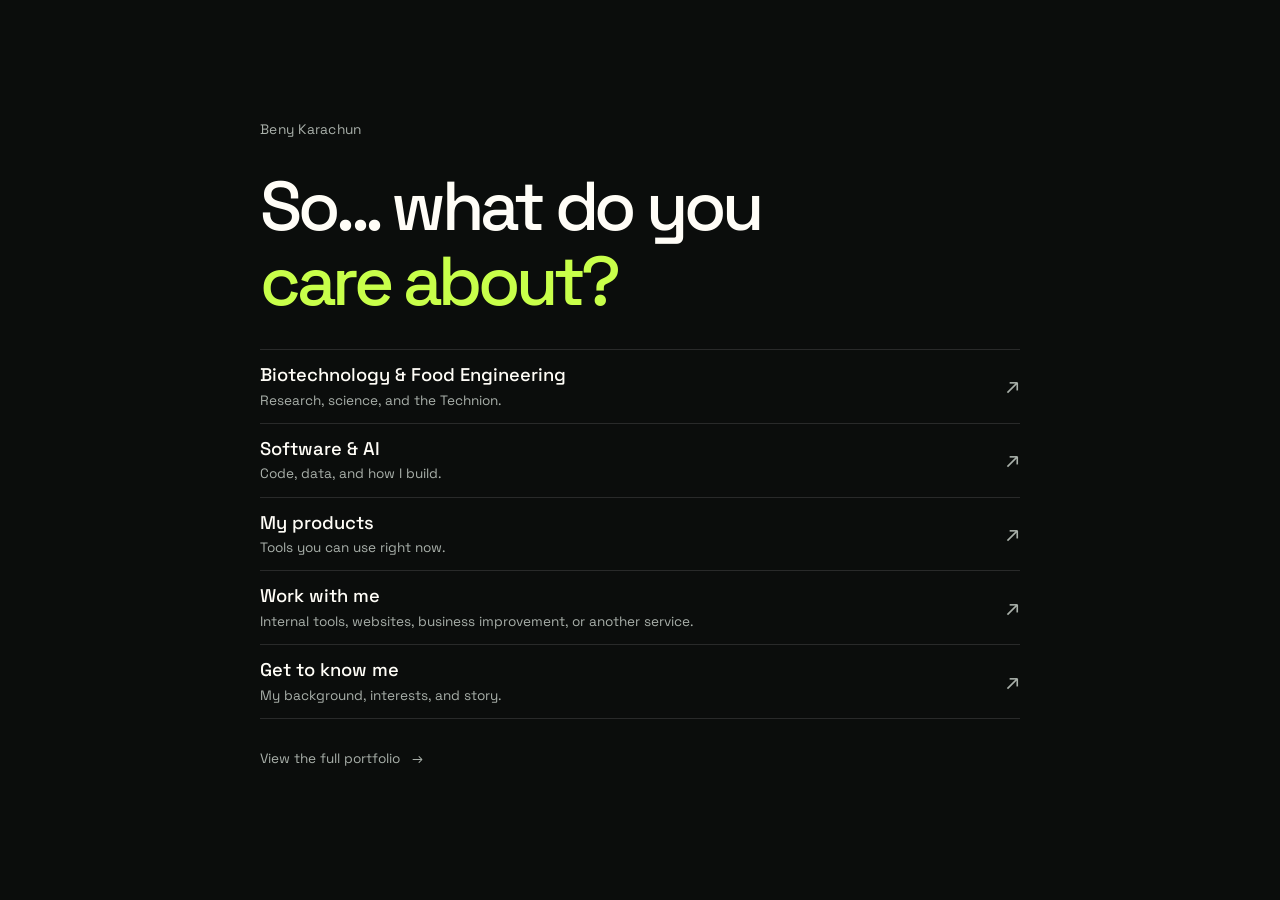
<file: index.html>
<!DOCTYPE html>
<html lang="en">
  <head>
    <meta charset="UTF-8">
    <meta name="viewport" content="width=device-width, initial-scale=1.0">
    <meta
      name="description"
      content="Explore Beny Karachun’s work in biotechnology, scientific software, AI, and useful tools. Find projects, services, and his Technion background."
    >
    <meta name="theme-color" content="#0b0d0c">
    <meta property="og:title" content="Beny Karachun — Science, Software &amp; Tools">
    <meta
      property="og:description"
      content="Biotechnology, software, AI, and useful tools. Choose a topic to explore Beny’s projects, services, and background."
    >
    <meta property="og:type" content="website">
    <meta property="og:url" content="https://beny-karachun.github.io/">
    <link rel="canonical" href="https://beny-karachun.github.io/">
    <meta name="twitter:card" content="summary_large_image">
    <title>Beny Karachun — Science, Software &amp; Tools</title>

    <link rel="icon" href="assets/favicon.svg" type="image/svg+xml">
    <link rel="preconnect" href="https://fonts.googleapis.com">
    <link rel="preconnect" href="https://fonts.gstatic.com" crossorigin>
    <link
      href="https://fonts.googleapis.com/css2?family=IBM+Plex+Mono:wght@400;500&amp;family=Space+Grotesk:wght@400;500;600;700&amp;display=swap"
      rel="stylesheet"
    >
    <link rel="stylesheet" href="styles.css?v=8432ffe0217a">
    <script>
      document.documentElement.classList.add("js");
    </script>
    <script src="script.js?v=486c43d8337b" defer></script>
  </head>

  <body>
    <a class="skip-link" href="#welcome-choices">Skip to content</a>
    <div class="scroll-progress" aria-hidden="true" hidden><span></span></div>

    <header class="site-header" data-header hidden>
      <div class="header-inner">
        <a class="brand" href="#welcome" aria-label="Beny Karachun, choose a topic">
          <span class="brand-mark" aria-hidden="true">BK</span>
          <span class="brand-name">Beny Karachun</span>
        </a>

        <nav class="desktop-nav" aria-label="Primary navigation">
          <a href="#work">Projects</a>
          <a href="#directory">All projects</a>
          <a href="#direction">Research</a>
          <a href="#about">About</a>
          <a href="#contact">Contact</a>
        </nav>

        <div class="header-actions">
          <a
            class="icon-link"
            href="https://github.com/beny-karachun"
            target="_blank"
            rel="noopener noreferrer"
            aria-label="Visit Beny's GitHub profile"
          >
            <svg viewBox="0 0 24 24" aria-hidden="true">
              <path d="M12 2a10 10 0 0 0-3.16 19.49c.5.09.68-.22.68-.48v-1.87c-2.78.6-3.37-1.18-3.37-1.18-.45-1.16-1.11-1.47-1.11-1.47-.91-.62.07-.61.07-.61 1 .07 1.53 1.03 1.53 1.03.9 1.53 2.35 1.09 2.92.83.09-.65.35-1.09.64-1.34-2.22-.25-4.55-1.11-4.55-4.94 0-1.09.39-1.98 1.03-2.68-.1-.25-.45-1.27.1-2.64 0 0 .84-.27 2.75 1.02A9.6 9.6 0 0 1 12 6.82a9.6 9.6 0 0 1 2.5.34c1.9-1.29 2.74-1.02 2.74-1.02.55 1.37.2 2.39.1 2.64.64.7 1.03 1.59 1.03 2.68 0 3.84-2.34 4.68-4.57 4.93.36.31.68.92.68 1.86v2.76c0 .27.18.58.69.48A10 10 0 0 0 12 2Z" />
            </svg>
          </a>
          <a
            class="icon-link"
            href="https://www.linkedin.com/in/beny-karachun-5a5188369/"
            target="_blank"
            rel="noopener noreferrer"
            aria-label="Visit Beny's LinkedIn profile"
          >
            <svg viewBox="0 0 24 24" aria-hidden="true">
              <path d="M6.5 8.3H3.2V19h3.3V8.3ZM4.85 3A1.92 1.92 0 1 0 4.9 6.84 1.92 1.92 0 0 0 4.85 3ZM19 12.87c0-3.22-1.72-4.72-4.02-4.72a3.48 3.48 0 0 0-3.15 1.73V8.3H8.5V19h3.33v-5.3c0-1.4.27-2.76 2.01-2.76 1.72 0 1.74 1.61 1.74 2.85V19H19v-6.13Z" />
            </svg>
          </a>
          <a class="header-resume" href="resume.html">
            Résumé
            <svg viewBox="0 0 16 16" aria-hidden="true">
              <path d="M4 12 12 4M6 4h6v6" />
            </svg>
          </a>
          <button
            class="menu-toggle"
            type="button"
            aria-expanded="false"
            aria-controls="mobile-menu"
            aria-label="Open navigation menu"
            data-menu-toggle
          >
            <span class="menu-icon-stack" aria-hidden="true">
              <svg class="menu-open-icon" viewBox="0 0 24 24">
                <path d="M4 7h16M4 12h16M4 17h16" />
              </svg>
              <svg class="menu-close-icon" viewBox="0 0 24 24">
                <path d="m6 6 12 12M18 6 6 18" />
              </svg>
            </span>
          </button>
        </div>
      </div>

    </header>

    <div class="mobile-menu" id="mobile-menu" role="dialog" aria-modal="true" aria-label="Site navigation" aria-hidden="true" data-mobile-menu>
      <nav aria-label="Mobile navigation">
        <a href="#work"><span>01</span> Projects</a>
        <a href="#directory"><span>02</span> All projects</a>
        <a href="#direction"><span>03</span> Research</a>
        <a href="#about"><span>04</span> About</a>
        <a href="#contact"><span>05</span> Contact</a>
        <a href="resume.html"><span>06</span> Résumé</a>
        <a href="#welcome"><span>07</span> Choose a topic</a>
      </nav>
    </div>

    <main id="main-content">
      <section class="welcome" id="welcome" aria-labelledby="welcome-title">
        <div class="welcome-inner">
          <p class="welcome-name">Beny Karachun</p>
          <h1 id="welcome-title">So... what do you <span>care about?</span></h1>
          <nav class="welcome-choices" id="welcome-choices" aria-label="Choose a topic">
            <a href="#science">
              <span><strong>Biotechnology &amp; Food Engineering</strong><small>Research, science, and the Technion.</small></span>
              <span class="choice-arrow" aria-hidden="true">↗</span>
            </a>
            <a href="#software">
              <span><strong>Software &amp; AI</strong><small>Code, data, and how I build.</small></span>
              <span class="choice-arrow" aria-hidden="true">↗</span>
            </a>
            <a href="#products">
              <span><strong>My products</strong><small>Tools you can use right now.</small></span>
              <span class="choice-arrow" aria-hidden="true">↗</span>
            </a>
            <a href="#services">
              <span><strong>Work with me</strong><small>Internal tools, websites, business improvement, or another service.</small></span>
              <span class="choice-arrow" aria-hidden="true">↗</span>
            </a>
            <a href="#about">
              <span><strong>Get to know me</strong><small>My background, interests, and story.</small></span>
              <span class="choice-arrow" aria-hidden="true">↗</span>
            </a>
          </nav>
          <a class="welcome-all" href="#top">View the full portfolio <span aria-hidden="true">→</span></a>
        </div>
      </section>
      <section class="hero" id="top" aria-labelledby="hero-title">
        <div class="hero-grid" aria-hidden="true"></div>
        <div class="hero-glow" aria-hidden="true"></div>

        <div class="hero-copy">
          <div class="topic-bar" hidden>
            <span data-current-topic></span>
            <a href="#welcome">Choose another topic <span aria-hidden="true">↗</span></a>
          </div>
          <p class="eyebrow hero-eyebrow" data-hero-item>
            <span class="status-dot" aria-hidden="true"></span>
            Technion biotechnology / Scientific systems builder
          </p>
          <h1 id="hero-title" data-hero-item>
            Biology is complex.
            <span class="headline-accent">The tools don’t have to be.</span>
          </h1>
          <p class="hero-intro" data-hero-item>
            I’m Beny, a Biotechnology &amp; Food Engineering student at the Technion.
            I build scientific software and tools for laboratory work and learning.
          </p>
          <div class="hero-actions" data-hero-item>
            <a class="button button-primary" href="#work">
              View projects
              <svg viewBox="0 0 16 16" aria-hidden="true">
                <path d="M8 3v10M4 9l4 4 4-4" />
              </svg>
            </a>
            <a class="button button-quiet button-section" href="#contact">
              Contact me
              <svg viewBox="0 0 16 16" aria-hidden="true">
                <path d="M8 3v10M4 9l4 4 4-4" />
              </svg>
            </a>
          </div>
        </div>

        <div class="hero-atlas" data-hero-item role="img" aria-label="A map of Beny's scientific foundation and research direction">
          <div class="atlas-topline">
            <span>RESEARCH COMPASS / 2026</span>
            <span>TECHNION · HAIFA, ISRAEL</span>
          </div>
          <div class="atlas-canvas" aria-hidden="true">
            <svg class="atlas-lines" viewBox="0 0 620 470" preserveAspectRatio="none">
              <path class="route route-one" d="M84 96 C180 94 170 230 310 232 S432 362 548 350" />
              <path class="route route-two" d="M104 386 C162 308 242 338 276 252 S410 152 530 106" />
              <circle cx="84" cy="96" r="4" />
              <circle cx="310" cy="232" r="5" />
              <circle cx="548" cy="350" r="4" />
              <circle cx="104" cy="386" r="4" />
              <circle cx="530" cy="106" r="4" />
            </svg>

            <div class="atlas-node node-math">
              <span class="node-index">01</span>
              <strong>Microbiology</strong>
              <small>CURRENT FOUNDATION</small>
            </div>
            <div class="atlas-node node-bio">
              <span class="node-index">02</span>
              <strong>Scientific tools</strong>
              <small>BUILD · VALIDATE · EXPLAIN</small>
            </div>
            <div class="atlas-node node-code">
              <span class="node-index">03</span>
              <strong>Immune engineering</strong>
              <small>RESEARCH DIRECTION</small>
            </div>
            <div class="atlas-core">
              <span>BK</span>
              <small>MEASURE / MODEL / BUILD</small>
            </div>
            <div class="atlas-crosshair crosshair-one"></div>
            <div class="atlas-crosshair crosshair-two"></div>
          </div>
          <div class="atlas-footer">
            <span>AMR × S. aureus × Human immunity</span>
            <span>Scroll to explore ↓</span>
          </div>
        </div>
      </section>

      <section class="discipline-strip" aria-label="Areas of practice">
        <div>
          <span>Microbiology</span><i aria-hidden="true"></i>
          <span>Quantitative analysis</span><i aria-hidden="true"></i>
          <span>Scientific computing</span><i aria-hidden="true"></i>
          <span>Antimicrobial resistance</span><i aria-hidden="true"></i>
          <span>Immune engineering</span>
        </div>
      </section>

      <section class="work-section section-shell" id="work" aria-labelledby="work-title">
        <span class="route-anchor" id="products" aria-hidden="true"></span>
        <div class="section-heading" data-reveal>
          <div>
            <p class="eyebrow"><span>01</span> Selected work</p>
            <h2 id="work-title">Built from real scientific friction.</h2>
          </div>
          <p>
            CFU Calculator and Shoresh began as problems I encountered in laboratory and analytical
            coursework. Both became working tools evaluated by the people teaching the methods.
          </p>
        </div>

        <div class="project-grid">
          <a
            class="project-card project-cfu"
            href="https://beny-karachun.github.io/CFU-calculator/"
            target="_blank"
            rel="noopener noreferrer"
            data-reveal
            style="--reveal-delay: 0ms"
            aria-label="Open CFU Calculator in a new tab"
          >
            <article>
              <div class="project-meta">
                <span>01 / MICROBIOLOGY</span>
                <span class="project-domain">CFU Calculator</span>
              </div>
              <div class="cfu-visual" aria-hidden="true">
                <div class="petri-dish">
                  <i style="--x: 19%; --y: 24%; --s: 11px"></i>
                  <i style="--x: 42%; --y: 17%; --s: 7px"></i>
                  <i style="--x: 68%; --y: 25%; --s: 13px"></i>
                  <i style="--x: 78%; --y: 51%; --s: 8px"></i>
                  <i style="--x: 57%; --y: 68%; --s: 10px"></i>
                  <i style="--x: 29%; --y: 70%; --s: 6px"></i>
                  <i style="--x: 22%; --y: 47%; --s: 9px"></i>
                  <i style="--x: 50%; --y: 43%; --s: 6px"></i>
                </div>
                <div class="cfu-readout">
                  <span>COLONY COUNT</span>
                  <strong>08</strong>
                  <small>DILUTION 10<sup>−4</sup></small>
                </div>
              </div>
              <div class="project-content">
                <div>
                  <h3>CFU Calculator</h3>
                  <p>
                    Turns serial-dilution plate counts into CFU/mL while making technical and
                    biological replicates, uncertainty, detection limits, and every equation visible.
                  </p>
                  <span class="project-proof">Highest laboratory bonus in the cohort</span>
                </div>
                <span class="launch-link">Open tool <i>↗</i></span>
              </div>
            </article>
          </a>

          <a
            class="project-card project-shoresh"
            href="https://beny-karachun.github.io/Shoresh/"
            target="_blank"
            rel="noopener noreferrer"
            data-reveal
            style="--reveal-delay: 70ms"
            aria-label="Open Shoresh in a new tab"
          >
            <article>
              <div class="project-meta">
                <span>02 / SCIENTIFIC COMPUTING</span>
                <span class="project-domain">Shoresh</span>
              </div>
              <div class="shoresh-visual" aria-hidden="true">
                <svg class="root-mark" viewBox="0 0 280 220">
                  <path d="M140 22v66m0 0c-12 22-34 30-58 38m58-38c15 18 35 31 62 38m-62-7c-5 23-18 42-36 62m36-62c8 21 25 42 48 61M82 126l-25 38m145-38 22 38m-120 17-7 22m51-23 7 25" />
                  <path class="root-leaf" d="M140 58c-31-2-50-18-56-42 28-2 49 11 56 42Zm2 0c31-2 49-19 54-43-27-1-47 13-54 43Z" />
                </svg>
                <div class="nutrition-card">
                  <span>NUTRITION / 100g</span>
                  <div><b>Protein</b><i style="--bar: 72%"></i><strong>12.4</strong></div>
                  <div><b>Fiber</b><i style="--bar: 48%"></i><strong>8.1</strong></div>
                  <div><b>Iron</b><i style="--bar: 34%"></i><strong>4.6</strong></div>
                </div>
              </div>
              <div class="project-content">
                <div>
                  <h3>Shoresh</h3>
                  <p>
                    A modern, course-tailored alternative to Tzameret, built from Israeli Ministry
                    of Health data for nutrition analysis, recipes, retention, and label generation.
                  </p>
                  <span class="project-proof">TA-validated against Tzameret · +20 course points</span>
                </div>
                <span class="launch-link">Open tool <i>↗</i></span>
              </div>
            </article>
          </a>

          <a
            class="project-card project-brain"
            id="circuit-atlas"
            href="https://brain.technionprep.com/"
            target="_blank"
            rel="noopener noreferrer"
            data-reveal
            style="--reveal-delay: 0ms"
            aria-label="Open Circuit Atlas in a new tab"
            aria-describedby="circuit-atlas-description circuit-atlas-stats circuit-atlas-features"
          >
            <article>
              <div class="project-meta">
                <span>03 / NEUROSCIENCE + DATA</span>
                <span class="project-domain">brain.technionprep.com</span>
              </div>
              <div class="brain-visual" aria-hidden="true">
                <img class="brain-matrix" src="assets/circuit-atlas-matrix.jpg?v=78854faa839c" width="680" height="650" alt="" loading="lazy" decoding="async">
                <div class="brain-summary">
                  <span>1,099 × 1,099 REGION MATRIX</span>
                  <strong>Explore the<br>full matrix.</strong>
                  <div class="brain-route"><span>Matrix</span><i>→</i><span>Evidence</span><i>→</i><span>Source</span></div>
                  <small>Actual matrix · Ipsilateral evidence layer</small>
                </div>
              </div>
              <div class="project-content">
                <div>
                  <h3>Circuit Atlas</h3>
                  <p id="circuit-atlas-description">A research platform for mouse brain connectivity. Explore the full matrix, compare measurements within cohorts, and trace results to original experiments and publications.</p>
                  <dl class="brain-stats" id="circuit-atlas-stats">
                    <div><dt>Region axes</dt><dd>1,099</dd></div>
                    <div><dt>Matrix cells per layer</dt><dd>1.2M</dd></div>
                    <div><dt>Allen experiments</dt><dd>2,992</dd></div>
                    <div><dt>Allen measurements</dt><dd>7.7M</dd></div>
                  </dl>
                  <ul class="brain-features" id="circuit-atlas-features" aria-label="Circuit Atlas features">
                    <li>Anatomical slice viewer</li>
                    <li>Source-linked evidence</li>
                    <li>AI-assisted research</li>
                  </ul>
                  <span class="brain-snapshot">October 2026 collection · 10 publication and archive sources</span>
                </div>
                <span class="launch-link">Explore the atlas <i>↗</i></span>
              </div>
            </article>
          </a>

          <a
            class="project-card project-technionprep"
            href="https://bfe.technionprep.com"
            target="_blank"
            rel="noopener noreferrer"
            data-reveal
            style="--reveal-delay: 0ms"
            aria-label="Open TechnionPrep in a new tab"
          >
            <article>
              <div class="project-meta">
                <span>04 / BIOTECH EDUCATION</span>
                <span class="project-domain">bfe.technionprep.com</span>
              </div>
              <div class="technionprep-visual" aria-hidden="true">
                <div class="molecule molecule-a"><i></i><i></i><i></i><i></i></div>
                <div class="molecule molecule-b"><i></i><i></i><i></i></div>
                <div class="course-chip chip-one">BIOCHEMISTRY</div>
                <div class="course-chip chip-two">MICROBIOLOGY</div>
                <div class="course-chip chip-three">METABOLISM</div>
                <span class="technionprep-monogram">TP</span>
              </div>
              <div class="project-content">
                <div>
                  <h3>TechnionPrep</h3>
                  <p>The semester-by-semester Biotechnology &amp; Food Engineering study hub I wanted as a student.</p>
                </div>
                <span class="launch-link">Launch site <i>↗</i></span>
              </div>
            </article>
          </a>

          <a
            class="project-card project-feature project-math"
            href="https://mathpaster.com"
            target="_blank"
            rel="noopener noreferrer"
            data-reveal
            style="--reveal-delay: 70ms"
            aria-label="Open MathPaster in a new tab"
          >
            <article>
              <div class="project-meta">
                <span>05 / SCIENTIFIC PRODUCTIVITY</span>
                <span class="project-domain">mathpaster.com</span>
              </div>
              <div class="math-visual" aria-hidden="true">
                <div class="mock-window-bar">
                  <span></span><span></span><span></span>
                  <small>MathPaster</small>
                </div>
                <div class="equation-shell">
                  <span class="equation-label">VISUAL INPUT</span>
                  <div class="equation">
                    <span>∫</span><sub>0</sub><sup>∞</sup>
                    <span>e<sup>−x²</sup> dx =</span>
                    <span class="fraction"><i>√π</i><i>2</i></span>
                    <b class="equation-caret"></b>
                  </div>
                  <div class="equation-output">
                    <span>LATEX</span>
                    <code>\int_0^\infty e^{-x^2}\,dx</code>
                    <i>Copied</i>
                  </div>
                </div>
              </div>
              <div class="project-content">
                <div>
                  <h3>MathPaster</h3>
                  <p>
                    Compose complex equations visually and paste clean, unambiguous LaTeX directly
                    into AI chats.
                  </p>
                </div>
                <span class="launch-link">Launch site <i>↗</i></span>
              </div>
            </article>
          </a>

          <a
            class="project-card project-python"
            href="https://python.technionprep.com/"
            target="_blank"
            rel="noopener noreferrer"
            data-reveal
            style="--reveal-delay: 0ms"
            aria-label="Open TechnionPrep Python in a new tab"
          >
            <article>
              <div class="project-meta">
                <span>06 / PYTHON EDUCATION</span>
                <span class="project-domain">python.technionprep.com</span>
              </div>
              <div class="python-visual" aria-hidden="true">
                <div class="terminal-top"><i></i><i></i><i></i><span>course_2340128.py</span></div>
                <pre><em>01</em> def succeed():
<em>02</em>     study_theory()
<em>03</em>     solve_exercises()</pre>
                <div class="test-results">
                  <span><i>✓</i> Homework</span>
                  <span><i>✓</i> Exam prep</span>
                  <span><i>✓</i> CodingZone</span>
                </div>
              </div>
              <div class="project-content">
                <div>
                  <h3>TechnionPrep — Python</h3>
                  <p>A modern tutoring hub tailored to the Technion’s Introduction to Computing course, with homework support, exam preparation, and focused coding practice.</p>
                </div>
                <span class="launch-link">Launch site <i>↗</i></span>
              </div>
            </article>
          </a>

          <a
            class="project-card project-algo"
            href="https://algoprep.com"
            target="_blank"
            rel="noopener noreferrer"
            data-reveal
            style="--reveal-delay: 70ms"
            aria-label="Open AlgoPrep in a new tab"
          >
            <article>
              <div class="project-meta">
                <span>07 / PYTHON TUTORING</span>
                <span class="project-domain">algoprep.com</span>
              </div>
              <div class="algo-visual" aria-hidden="true">
                <div class="complexity-chart">
                  <span>n!</span><span>2ⁿ</span><span>n²</span><span>n log n</span><span>n</span><span>log n</span>
                  <svg viewBox="0 0 380 180" preserveAspectRatio="none">
                    <path d="M16 164C90 150 156 124 214 84S306 28 366 12" />
                    <path d="M16 164C90 152 156 139 214 121s99-40 152-66" />
                    <path d="M16 164 366 116" />
                  </svg>
                </div>
                <span class="big-o">O(n)</span>
              </div>
              <div class="project-content">
                <div>
                  <h3>AlgoPrep</h3>
                  <p>My early Python tutoring project: a TikTok audience of 2,000+ followers grew into dozens of private students.</p>
                </div>
                <span class="launch-link">Launch site <i>↗</i></span>
              </div>
            </article>
          </a>
        </div>
      </section>

      <section class="directory-section" id="directory" aria-labelledby="directory-title">
        <div class="section-shell">
          <div class="section-heading directory-heading" data-reveal>
            <div>
              <p class="eyebrow"><span>02</span> Project directory</p>
              <h2 id="directory-title">All projects.</h2>
            </div>
            <p>Scientific software, study tools, and other projects. Each link opens the project in a new tab.</p>
          </div>

          <div class="directory-list" data-reveal>
            <a href="https://beny-karachun.github.io/CFU-calculator/" target="_blank" rel="noopener noreferrer">
              <span class="directory-number">01</span>
              <strong>CFU Calculator</strong>
              <span class="directory-type">Microbiology analysis</span>
              <code>beny-karachun.github.io/CFU-calculator</code>
              <i aria-hidden="true">↗</i>
            </a>
            <a href="https://beny-karachun.github.io/Shoresh/" target="_blank" rel="noopener noreferrer">
              <span class="directory-number">02</span>
              <strong>Shoresh</strong>
              <span class="directory-type">Validated nutrition analysis</span>
              <code>beny-karachun.github.io/Shoresh</code>
              <i aria-hidden="true">↗</i>
            </a>
            <a href="https://brain.technionprep.com/" target="_blank" rel="noopener noreferrer">
              <span class="directory-number">03</span>
              <strong>Circuit Atlas</strong>
              <span class="directory-type">Brain connectivity, data &amp; AI research</span>
              <code>brain.technionprep.com</code>
              <i aria-hidden="true">↗</i>
            </a>
            <a href="https://bfe.technionprep.com" target="_blank" rel="noopener noreferrer">
              <span class="directory-number">04</span>
              <strong>TechnionPrep</strong>
              <span class="directory-type">Biotech study platform</span>
              <code>bfe.technionprep.com</code>
              <i aria-hidden="true">↗</i>
            </a>
            <a href="https://mathpaster.com" target="_blank" rel="noopener noreferrer">
              <span class="directory-number">05</span>
              <strong>MathPaster</strong>
              <span class="directory-type">Math input for AI</span>
              <code>mathpaster.com</code>
              <i aria-hidden="true">↗</i>
            </a>
            <a href="https://python.technionprep.com" target="_blank" rel="noopener noreferrer">
              <span class="directory-number">06</span>
              <strong>TechnionPrep — Python</strong>
              <span class="directory-type">Technion Python tutoring</span>
              <code>python.technionprep.com</code>
              <i aria-hidden="true">↗</i>
            </a>
            <a href="https://algoprep.com" target="_blank" rel="noopener noreferrer">
              <span class="directory-number">07</span>
              <strong>AlgoPrep</strong>
              <span class="directory-type">Early Python tutoring</span>
              <code>algoprep.com</code>
              <i aria-hidden="true">↗</i>
            </a>
            <a href="https://beny-karachun.github.io/aistudynotes/" target="_blank" rel="noopener noreferrer">
              <span class="directory-number">08</span>
              <strong>AI Study Notes</strong>
              <span class="directory-type">Spaced repetition</span>
              <code>beny-karachun.github.io/aistudynotes</code>
              <i aria-hidden="true">↗</i>
            </a>
            <a href="https://beny-karachun.github.io/safepdf/" target="_blank" rel="noopener noreferrer">
              <span class="directory-number">09</span>
              <strong>SafePDF</strong>
              <span class="directory-type">Private PDF tools</span>
              <code>beny-karachun.github.io/safepdf</code>
              <i aria-hidden="true">↗</i>
            </a>
            <a href="https://beny-karachun.github.io/RecallMap/" target="_blank" rel="noopener noreferrer">
              <span class="directory-number">10</span>
              <strong>RecallMap</strong>
              <span class="directory-type">Spatial active recall</span>
              <code>beny-karachun.github.io/RecallMap</code>
              <i aria-hidden="true">↗</i>
            </a>
            <a href="https://beny-karachun.github.io/Multi-File-Prompt-Application/" target="_blank" rel="noopener noreferrer">
              <span class="directory-number">11</span>
              <strong>Multi-File Prompt</strong>
              <span class="directory-type">AI file processing</span>
              <code>beny-karachun.github.io/Multi-File-Prompt-Application</code>
              <i aria-hidden="true">↗</i>
            </a>
            <a href="https://github.com/beny-karachun" target="_blank" rel="noopener noreferrer">
              <span class="directory-number">12</span>
              <strong>More on GitHub</strong>
              <span class="directory-type">Experiments &amp; source</span>
              <code>github.com/beny-karachun</code>
              <i aria-hidden="true">↗</i>
            </a>
          </div>
        </div>
      </section>

      <section class="direction-section section-shell" id="direction" aria-labelledby="direction-title">
        <span class="route-anchor" id="science" aria-hidden="true"></span>
        <div class="section-heading direction-heading" data-reveal>
          <div>
            <p class="eyebrow"><span>03</span> Research direction</p>
            <h2 id="direction-title">Make human immunity better at fighting bacteria.</h2>
          </div>
          <p>
            I want to study antimicrobial resistance, especially <i>Staphylococcus aureus</i>, through immune engineering.
            My interests include gene and cell editing and computational design.
          </p>
        </div>

        <div class="direction-layout">
          <article class="direction-thesis" data-reveal>
            <p class="direction-kicker">RESEARCH TOOLS</p>
            <blockquote>
              Design. Test. Understand.
            </blockquote>
            <p>
              I want to help researchers design, test, and explain biological methods
              with tools that keep the underlying science visible.
            </p>
          </article>

          <div class="direction-tracks" aria-label="Research direction components">
            <article class="direction-track" data-reveal style="--reveal-delay: 60ms">
              <span>01 / PATHOGEN</span>
              <h3><i>Staphylococcus aureus</i></h3>
              <p>Understand and counter a clinically important pathogen, with antibiotic resistance as the central problem.</p>
            </article>
            <article class="direction-track" data-reveal style="--reveal-delay: 120ms">
              <span>02 / HOST</span>
              <h3>Human immune systems</h3>
              <p>Improve bacterial detection and targeting, add protective mechanisms, or tune immune responses when necessary.</p>
            </article>
            <article class="direction-track" data-reveal style="--reveal-delay: 180ms">
              <span>03 / METHOD</span>
              <h3>Editing + computation</h3>
              <p>Explore CRISPR, base editing, engineered immune cells, and machine-learning-guided design as candidate routes.</p>
            </article>
          </div>
        </div>

      </section>

      <section class="interest-section section-shell" id="software" aria-labelledby="software-title">
        <div class="section-heading" data-reveal>
          <div>
            <p class="eyebrow">Software &amp; AI</p>
            <h2 id="software-title">From data to a tool you can use.</h2>
          </div>
          <p>I combine scientific knowledge with software development. I build tools that make calculations, evidence, and learning easier to use.</p>
        </div>
        <div class="capability-grid">
          <article data-reveal>
            <span class="capability-index">01 / DATA</span>
            <h3>Python &amp; SQL</h3>
            <p>I process scientific data with Python, Pandas, NumPy, and SQLite. Shoresh turns food composition data into a browser tool.</p>
            <a class="text-link" href="https://beny-karachun.github.io/Shoresh/" target="_blank" rel="noopener noreferrer">Explore Shoresh <span aria-hidden="true">↗</span></a>
          </article>
          <article data-reveal>
            <span class="capability-index">02 / INTERFACE</span>
            <h3>Web applications</h3>
            <p>I build browser tools and websites with clear inputs and results. CFU Calculator and MathPaster started with tasks I wanted to make easier.</p>
            <a class="text-link" href="https://mathpaster.com" target="_blank" rel="noopener noreferrer">Try MathPaster <span aria-hidden="true">↗</span></a>
          </article>
          <article data-reveal>
            <span class="capability-index">03 / AI</span>
            <h3>AI with source evidence</h3>
            <p>I work with OpenAI, Gemini, and Claude APIs. Circuit Atlas combines research tools with links to the original evidence.</p>
            <a class="text-link" href="#circuit-atlas">See Circuit Atlas <span aria-hidden="true">↓</span></a>
          </article>
        </div>
      </section>

      <section class="interest-section services-section section-shell" id="services" aria-labelledby="services-title">
        <div class="section-heading" data-reveal>
          <div>
            <p class="eyebrow">Work with me</p>
            <h2 id="services-title">Make everyday work easier.</h2>
          </div>
          <p>Tell me what takes time, causes errors, or makes your work difficult. We can discuss a tool or process that fits your needs.</p>
        </div>
        <div class="service-list">
          <article data-reveal>
            <span class="capability-index">01</span>
            <h3>Internal tools</h3>
            <p>Calculators, searchable records, and tools for tasks you repeat. My experience includes making paper records digital and searchable.</p>
          </article>
          <article data-reveal>
            <span class="capability-index">02</span>
            <h3>Websites</h3>
            <p>Clear websites for your business, project, or product. My work includes rebuilding the Aviator website as a static site.</p>
          </article>
          <article data-reveal>
            <span class="capability-index">03</span>
            <h3>Business improvement</h3>
            <p>Review a process and reduce routine manual work. I have used the WhatsApp Business API to automate client requests and communication.</p>
          </article>
          <article data-reveal>
            <span class="capability-index">04</span>
            <h3>Something else?</h3>
            <p>Have a different need? Send a short description. We can discuss what I can help you build.</p>
          </article>
        </div>
        <a class="button button-primary service-contact" href="#contact">Tell me about your project <span aria-hidden="true">↓</span></a>
      </section>

      <section class="about-section section-shell" id="about" aria-labelledby="about-title">
        <div class="about-intro" data-reveal>
          <p class="eyebrow"><span>04</span> About</p>
          <h2 id="about-title">I build the tool I wish the lab had.</h2>
        </div>

        <div class="about-layout">
          <div class="about-copy" data-reveal>
            <p>
              My training includes microbiology, molecular biology, analytical methods, and quantitative analysis.
              I combine this laboratory foundation with Python, SQL, and web development.
            </p>
            <p>
              Alongside my studies, I tutor Python and build websites and tools for students and small businesses.
              My experience includes technology consulting and work on laboratory and study software.
            </p>
            <details class="about-story">
              <summary>Why I chose biotechnology</summary>
              <p>
                A recurring <i>Staphylococcus aureus</i> infection raised questions about treatment outcomes.
                Laboratory testing reportedly classified the bacterium as susceptible, yet the infection returned after treatment.
                This experience does not establish resistance or a specific biological mechanism.
              </p>
              <p>
                It led me to explore susceptibility testing, persistence, and host–pathogen interactions independently.
                I began this study about four years before entering the Technion.
                Those questions helped me choose Biotechnology &amp; Food Engineering.
              </p>
            </details>
          </div>

          <dl class="about-facts" data-reveal>
            <div>
              <dt>Studying</dt>
              <dd>
                <span>B.Sc. Biotechnology &amp; Food Engineering</span>
                <small>Technion · Expected 2027</small>
              </dd>
            </div>
            <div>
              <dt>Lab foundation</dt>
              <dd>
                <span>Microbiology, molecular biology, analytical methods</span>
                <small>Culture, PCR, susceptibility testing &amp; quantitative analysis</small>
              </dd>
            </div>
            <div>
              <dt>Building with</dt>
              <dd>
                <span>Python, SQL, JavaScript &amp; scientific data</span>
                <small>Transparent workflows, from calculation to interface</small>
              </dd>
            </div>
            <div>
              <dt>Experience</dt>
              <dd>
                <span>Python tutoring, web development &amp; technology consulting</span>
                <small>Students, small businesses &amp; scientific tools</small>
              </dd>
            </div>
          </dl>
        </div>

        <div class="resume-panel" data-reveal>
          <div class="resume-copy">
            <p class="eyebrow">Résumé</p>
            <h3>A one-page overview.</h3>
            <p>Education, laboratory methods, selected projects, and experience.</p>
          </div>
          <div class="resume-actions">
            <a class="button button-dark" href="resume.html">
              Open résumé
              <svg viewBox="0 0 16 16" aria-hidden="true">
                <path d="M4 12 12 4M6 4h6v6" />
              </svg>
            </a>
            <a class="text-link" href="benjamin-karachun-resume.pdf?v=7def3e466f27" download>
              Download PDF <span aria-hidden="true">↓</span>
            </a>
          </div>
        </div>
      </section>

      <section class="contact-section" id="contact" aria-labelledby="contact-title">
        <div class="section-shell contact-inner" data-reveal>
          <p class="eyebrow"><span>05</span> Contact</p>
          <h2 id="contact-title">Research, software, or a new project?<br><span>Let’s talk.</span></h2>
          <div class="contact-bottom">
            <a class="contact-email" href="mailto:kbeniamin@campus.technion.ac.il">
              kbeniamin@campus.technion.ac.il <span aria-hidden="true">↗</span>
            </a>
            <div class="contact-socials">
              <a href="https://www.linkedin.com/in/beny-karachun-5a5188369/" target="_blank" rel="noopener noreferrer">LinkedIn ↗</a>
              <a href="https://github.com/beny-karachun" target="_blank" rel="noopener noreferrer">GitHub ↗</a>
            </div>
          </div>
        </div>
      </section>
    </main>

    <footer class="site-footer" hidden>
      <div class="section-shell footer-inner">
        <a class="brand footer-brand" href="#top" aria-label="BK — Back to top">
          <span class="brand-mark" aria-hidden="true">BK</span>
          <span class="brand-name">Beny Karachun</span>
        </a>
        <p>Science, software, and tools that make work easier.</p>
        <a class="back-to-top" href="#top">Back to top ↑</a>
      </div>
    </footer>
  </body>
</html>
</file>
<file: styles.css>
:root {
  --ink: #0b0d0c;
  --ink-soft: #171a18;
  --paper: #f3f0e8;
  --paper-deep: #e5e0d5;
  --white: #fffdf7;
  --lime: #c8ff4a;
  --violet: #786bff;
  --coral: #ff715b;
  --sky: #94d9ff;
  --muted: #a9b0aa;
  --line-dark: rgba(255, 255, 255, 0.12);
  --line-ink: rgba(11, 13, 12, 0.14);
  --font-sans: "Space Grotesk", Arial, sans-serif;
  --font-mono: "IBM Plex Mono", Consolas, monospace;
  --shadow-card:
    0 0 0 1px rgba(0, 0, 0, 0.06),
    0 1px 2px -1px rgba(0, 0, 0, 0.08),
    0 18px 40px rgba(0, 0, 0, 0.1);
  --shadow-card-hover:
    0 0 0 1px rgba(0, 0, 0, 0.1),
    0 2px 4px -1px rgba(0, 0, 0, 0.1),
    0 28px 60px rgba(0, 0, 0, 0.16);
}

*,
*::before,
*::after {
  box-sizing: border-box;
}

html {
  scroll-behavior: smooth;
  -webkit-font-smoothing: antialiased;
  -moz-osx-font-smoothing: grayscale;
}

body {
  margin: 0;
  min-width: 320px;
  overflow-x: hidden;
  background: var(--ink);
  color: var(--white);
  font-family: var(--font-sans);
  font-size: 16px;
  line-height: 1.5;
}

body.nav-open {
  overflow: hidden;
}

button,
a {
  -webkit-tap-highlight-color: transparent;
}

button {
  color: inherit;
  font: inherit;
}

a {
  color: inherit;
  text-decoration: none;
}

svg {
  display: block;
}

h1,
h2,
h3,
p {
  margin-top: 0;
}

h1,
h2,
h3 {
  text-wrap: balance;
}

p,
li,
dd {
  text-wrap: pretty;
}

::selection {
  background: var(--lime);
  color: var(--ink);
}

:focus-visible {
  outline: 3px solid var(--lime);
  outline-offset: 4px;
}

[id] {
  scroll-margin-top: 100px;
}

.skip-link {
  position: fixed;
  top: 12px;
  left: 12px;
  z-index: 1000;
  padding: 12px 16px;
  border-radius: 8px;
  background: var(--lime);
  color: var(--ink);
  font-weight: 700;
  transform: translateY(-150%);
  transition-property: transform;
  transition-duration: 160ms;
  transition-timing-function: ease-out;
}

.skip-link:focus {
  transform: translateY(0);
}

.scroll-progress {
  position: fixed;
  top: 0;
  right: 0;
  left: 0;
  z-index: 200;
  height: 3px;
  pointer-events: none;
}

.scroll-progress span {
  display: block;
  width: 100%;
  height: 100%;
  background: var(--lime);
  transform: scaleX(0);
  transform-origin: left;
  will-change: transform;
}

.section-shell {
  width: min(1440px, calc(100% - 48px));
  margin-inline: auto;
}

.eyebrow {
  margin-bottom: 20px;
  font-family: var(--font-mono);
  font-size: 0.72rem;
  font-weight: 500;
  letter-spacing: 0.09em;
  line-height: 1.5;
  text-transform: uppercase;
}

.eyebrow > span:not(.status-dot) {
  margin-right: 16px;
  color: rgba(11, 13, 12, 0.46);
}

/* Header */
.site-header {
  position: fixed;
  top: 0;
  right: 0;
  left: 0;
  z-index: 100;
  background: rgba(11, 13, 12, 0.76);
  box-shadow: 0 1px 0 rgba(255, 255, 255, 0.06);
  backdrop-filter: blur(18px);
  -webkit-backdrop-filter: blur(18px);
  transition-property: background-color, box-shadow;
  transition-duration: 180ms;
  transition-timing-function: ease-out;
}

.site-header.is-scrolled {
  background: rgba(11, 13, 12, 0.94);
  box-shadow:
    0 1px 0 rgba(255, 255, 255, 0.08),
    0 10px 32px rgba(0, 0, 0, 0.24);
}

.header-inner {
  display: grid;
  grid-template-columns: 1fr auto 1fr;
  align-items: center;
  width: min(1500px, calc(100% - 48px));
  min-height: 76px;
  margin-inline: auto;
}

.brand {
  display: inline-flex;
  align-items: center;
  width: max-content;
  min-height: 44px;
  gap: 12px;
}

.brand-mark {
  display: grid;
  place-items: center;
  width: 40px;
  height: 40px;
  border-radius: 10px;
  background: var(--lime);
  color: var(--ink);
  font-size: 0.8rem;
  font-weight: 700;
  letter-spacing: -0.05em;
  box-shadow: 0 0 0 1px rgba(255, 255, 255, 0.12);
  transition-property: transform, background-color;
  transition-duration: 160ms;
  transition-timing-function: ease-out;
}

.brand:hover .brand-mark {
  background: var(--white);
  transform: rotate(-4deg);
}

.brand:active .brand-mark {
  transform: scale(0.96);
}

.brand-name {
  font-size: 0.96rem;
  font-weight: 600;
  letter-spacing: -0.02em;
}

.desktop-nav {
  display: flex;
  align-items: center;
  gap: 4px;
  padding: 4px;
  border-radius: 24px;
  background: rgba(255, 255, 255, 0.06);
  box-shadow: 0 0 0 1px rgba(255, 255, 255, 0.08);
}

.desktop-nav a {
  display: grid;
  min-width: 78px;
  min-height: 40px;
  place-items: center;
  border-radius: 20px;
  color: rgba(255, 255, 255, 0.66);
  font-size: 0.8rem;
  font-weight: 500;
  transition-property: color, background-color;
  transition-duration: 150ms;
  transition-timing-function: ease-out;
}

.desktop-nav a:hover,
.desktop-nav a[aria-current="location"] {
  background: rgba(255, 255, 255, 0.08);
  color: var(--white);
}

.desktop-nav a:active {
  transform: scale(0.96);
}

.header-actions {
  display: flex;
  justify-content: flex-end;
  align-items: center;
  gap: 7px;
}

.icon-link {
  display: grid;
  width: 44px;
  height: 44px;
  place-items: center;
  border-radius: 50%;
  background: rgba(255, 255, 255, 0.05);
  box-shadow: 0 0 0 1px rgba(255, 255, 255, 0.08);
  transition-property: transform, background-color, box-shadow;
  transition-duration: 150ms;
  transition-timing-function: ease-out;
}

.icon-link svg {
  width: 19px;
  height: 19px;
  fill: currentColor;
}

.icon-link:hover {
  background: rgba(255, 255, 255, 0.11);
  box-shadow: 0 0 0 1px rgba(255, 255, 255, 0.16);
  transform: translateY(-2px);
}

.icon-link:active,
.header-resume:active,
.menu-toggle:active,
.button:active,
.text-link:active,
.contact-socials a:active,
.contact-email:active,
.back-to-top:active {
  transform: scale(0.96);
}

.header-resume {
  display: inline-flex;
  align-items: center;
  min-height: 44px;
  margin-left: 5px;
  padding: 0 15px 0 17px;
  gap: 8px;
  border-radius: 22px;
  background: var(--lime);
  color: var(--ink);
  font-size: 0.8rem;
  font-weight: 700;
  box-shadow: 0 0 0 1px rgba(255, 255, 255, 0.14);
  transition-property: transform, background-color;
  transition-duration: 150ms;
  transition-timing-function: ease-out;
}

.header-resume svg {
  width: 15px;
  height: 15px;
  fill: none;
  stroke: currentColor;
  stroke-linecap: round;
  stroke-linejoin: round;
  stroke-width: 1.5;
}

.header-resume:hover {
  background: var(--white);
}

.menu-toggle {
  display: none;
  width: 44px;
  height: 44px;
  padding: 0;
  place-items: center;
  border: 0;
  border-radius: 50%;
  background: rgba(255, 255, 255, 0.07);
  box-shadow: 0 0 0 1px rgba(255, 255, 255, 0.1);
  cursor: pointer;
  transition-property: transform, background-color;
  transition-duration: 150ms;
  transition-timing-function: ease-out;
}

.menu-icon-stack {
  position: relative;
  display: grid;
  width: 20px;
  height: 20px;
  place-items: center;
}

.menu-icon-stack svg {
  width: 20px;
  height: 20px;
  fill: none;
  stroke: currentColor;
  stroke-linecap: round;
  stroke-width: 1.8;
  transition-property: opacity, transform, filter;
  transition-duration: 300ms;
  transition-timing-function: cubic-bezier(0.2, 0, 0, 1);
}

.menu-close-icon {
  position: absolute;
  inset: 0;
  opacity: 0;
  filter: blur(4px);
  transform: scale(0.25);
}

.menu-toggle[aria-expanded="true"] .menu-open-icon {
  opacity: 0;
  filter: blur(4px);
  transform: scale(0.25);
}

.menu-toggle[aria-expanded="true"] .menu-close-icon {
  opacity: 1;
  filter: blur(0);
  transform: scale(1);
}

.mobile-menu {
  display: none;
}

/* Hero */
.hero {
  position: relative;
  display: grid;
  grid-template-columns: minmax(0, 1.08fr) minmax(460px, 0.92fr);
  align-items: center;
  min-height: 920px;
  width: min(1500px, calc(100% - 48px));
  margin-inline: auto;
  padding: 132px 0 78px;
  gap: clamp(40px, 5vw, 92px);
  overflow: hidden;
}

.hero-grid {
  position: absolute;
  inset: 0;
  z-index: -2;
  background-image:
    linear-gradient(rgba(255, 255, 255, 0.035) 1px, transparent 1px),
    linear-gradient(90deg, rgba(255, 255, 255, 0.035) 1px, transparent 1px);
  background-size: 48px 48px;
  mask-image: linear-gradient(to bottom, transparent 0%, black 18%, black 78%, transparent 100%);
}

.hero-glow {
  position: absolute;
  top: 12%;
  left: 18%;
  z-index: -1;
  width: 680px;
  height: 680px;
  border-radius: 50%;
  background: radial-gradient(circle, rgba(120, 107, 255, 0.15), transparent 65%);
  pointer-events: none;
  transform: translate3d(calc(var(--pointer-x, 0) * 18px), calc(var(--pointer-y, 0) * 18px), 0);
  transition-property: transform;
  transition-duration: 500ms;
  transition-timing-function: cubic-bezier(0.2, 0, 0, 1);
}

.hero-copy {
  max-width: 770px;
}

.hero-eyebrow {
  display: flex;
  align-items: center;
  margin-bottom: 32px;
  color: rgba(255, 255, 255, 0.64);
}

.status-dot {
  position: relative;
  width: 8px;
  height: 8px;
  margin-right: 12px;
  border-radius: 50%;
  background: var(--lime);
  box-shadow: 0 0 0 5px rgba(200, 255, 74, 0.12);
}

.hero h1 {
  max-width: 850px;
  margin-bottom: 32px;
  font-size: clamp(4.2rem, 7.15vw, 7.55rem);
  font-weight: 500;
  letter-spacing: -0.075em;
  line-height: 0.88;
}

.headline-accent {
  display: block;
  color: var(--lime);
  font-style: normal;
}

.hero-intro {
  max-width: 630px;
  margin-bottom: 36px;
  color: rgba(255, 255, 255, 0.68);
  font-size: clamp(1rem, 1.3vw, 1.2rem);
  line-height: 1.65;
}

.hero-actions {
  display: flex;
  align-items: center;
  flex-wrap: wrap;
  gap: 12px;
}

.button {
  display: inline-flex;
  align-items: center;
  justify-content: center;
  min-height: 50px;
  padding-left: 20px;
  padding-right: 18px;
  gap: 11px;
  border-radius: 12px;
  font-size: 0.88rem;
  font-weight: 650;
  box-shadow:
    0 0 0 1px rgba(255, 255, 255, 0.08),
    0 2px 5px rgba(0, 0, 0, 0.12);
  transition-property: transform, background-color, color, box-shadow;
  transition-duration: 160ms;
  transition-timing-function: ease-out;
}

.button svg {
  width: 16px;
  height: 16px;
  fill: none;
  stroke: currentColor;
  stroke-linecap: round;
  stroke-linejoin: round;
  stroke-width: 1.5;
  transition-property: transform;
  transition-duration: 160ms;
  transition-timing-function: ease-out;
}

.button:hover svg {
  transform: translate(2px, -2px);
}

.button-primary {
  background: var(--lime);
  color: var(--ink);
}

.button-primary:hover {
  background: var(--white);
  box-shadow:
    0 0 0 1px rgba(255, 255, 255, 0.16),
    0 8px 24px rgba(200, 255, 74, 0.14);
  transform: translateY(-2px);
}

.button-primary:hover svg {
  transform: translateY(2px);
}

.button-section:hover svg {
  transform: translateY(2px);
}

.button-quiet {
  background: rgba(255, 255, 255, 0.06);
  color: var(--white);
}

.button-quiet:hover {
  background: rgba(255, 255, 255, 0.12);
  box-shadow:
    0 0 0 1px rgba(255, 255, 255, 0.13),
    0 8px 24px rgba(0, 0, 0, 0.18);
  transform: translateY(-2px);
}

.hero-atlas {
  position: relative;
  align-self: center;
  min-width: 0;
  padding: 18px;
  border-radius: 30px;
  background: #111411;
  box-shadow:
    0 0 0 1px rgba(255, 255, 255, 0.12),
    0 32px 80px rgba(0, 0, 0, 0.42),
    inset 0 1px 0 rgba(255, 255, 255, 0.05);
}

.atlas-topline,
.atlas-footer {
  display: flex;
  align-items: center;
  justify-content: space-between;
  min-height: 34px;
  color: rgba(255, 255, 255, 0.5);
  font-family: var(--font-mono);
  font-size: 0.55rem;
  letter-spacing: 0.08em;
}

.atlas-topline {
  padding: 0 3px 10px;
}

.atlas-footer {
  padding: 10px 3px 0;
}

.atlas-footer span:last-child {
  color: var(--lime);
}

.atlas-canvas {
  position: relative;
  min-height: 470px;
  overflow: hidden;
  border-radius: 12px;
  background-color: #0d100e;
  background-image:
    linear-gradient(rgba(255, 255, 255, 0.045) 1px, transparent 1px),
    linear-gradient(90deg, rgba(255, 255, 255, 0.045) 1px, transparent 1px),
    radial-gradient(circle at 50% 48%, rgba(200, 255, 74, 0.07), transparent 35%);
  background-size: 32px 32px, 32px 32px, 100% 100%;
  box-shadow: inset 0 0 0 1px rgba(255, 255, 255, 0.07);
}

.atlas-lines {
  position: absolute;
  inset: 0;
  width: 100%;
  height: 100%;
  fill: var(--lime);
}

.atlas-lines path {
  fill: none;
  stroke: rgba(200, 255, 74, 0.5);
  stroke-dasharray: 6 9;
  stroke-width: 1;
}

.atlas-lines circle {
  stroke: #0d100e;
  stroke-width: 3;
}

.atlas-node {
  position: absolute;
  display: grid;
  grid-template-columns: auto 1fr;
  align-items: center;
  min-width: 128px;
  padding: 10px 12px;
  column-gap: 8px;
  border-radius: 10px;
  background: rgba(20, 24, 21, 0.88);
  box-shadow:
    0 0 0 1px rgba(255, 255, 255, 0.1),
    0 8px 30px rgba(0, 0, 0, 0.34);
  backdrop-filter: blur(12px);
}

.atlas-node strong {
  font-size: 0.78rem;
  font-weight: 600;
}

.atlas-node small {
  grid-column: 2;
  color: rgba(255, 255, 255, 0.4);
  font-family: var(--font-mono);
  font-size: 0.47rem;
  letter-spacing: 0.06em;
}

.node-index {
  grid-row: 1 / span 2;
  display: grid;
  width: 28px;
  height: 28px;
  place-items: center;
  border-radius: 7px;
  background: var(--lime);
  color: var(--ink);
  font-family: var(--font-mono);
  font-size: 0.55rem;
}

.node-math {
  top: 12%;
  left: 5%;
}

.node-bio {
  top: 46%;
  left: 50%;
  transform: translate(-50%, -50%);
}

.node-bio .node-index {
  background: var(--coral);
}

.node-code {
  right: 5%;
  bottom: 16%;
}

.node-code .node-index {
  background: var(--violet);
  color: var(--ink);
}

.atlas-core {
  position: absolute;
  bottom: 10%;
  left: 7%;
  display: flex;
  align-items: flex-end;
  gap: 8px;
  transform: rotate(-90deg) translateY(100%);
  transform-origin: left bottom;
}

.atlas-core > span {
  color: rgba(255, 255, 255, 0.12);
  font-size: 4.5rem;
  font-weight: 700;
  letter-spacing: -0.08em;
  line-height: 0.8;
}

.atlas-core small {
  color: rgba(255, 255, 255, 0.3);
  font-family: var(--font-mono);
  font-size: 0.46rem;
}

.atlas-crosshair {
  position: absolute;
  width: 20px;
  height: 20px;
}

.atlas-crosshair::before,
.atlas-crosshair::after {
  position: absolute;
  content: "";
  background: rgba(255, 255, 255, 0.2);
}

.atlas-crosshair::before {
  top: 9px;
  left: 0;
  width: 20px;
  height: 1px;
}

.atlas-crosshair::after {
  top: 0;
  left: 9px;
  width: 1px;
  height: 20px;
}

.crosshair-one {
  top: 18%;
  right: 17%;
}

.crosshair-two {
  right: 42%;
  bottom: 12%;
}

[data-hero-item] {
  opacity: 0;
  filter: blur(4px);
  transform: translateY(14px);
  animation: hero-enter 620ms cubic-bezier(0.2, 0, 0, 1) forwards;
}

.hero-copy [data-hero-item]:nth-child(1) { animation-delay: 60ms; }
.hero-copy [data-hero-item]:nth-child(2) { animation-delay: 140ms; }
.hero-copy [data-hero-item]:nth-child(3) { animation-delay: 220ms; }
.hero-copy [data-hero-item]:nth-child(4) { animation-delay: 300ms; }
.hero-atlas[data-hero-item] { animation-delay: 260ms; }

@keyframes hero-enter {
  to {
    opacity: 1;
    filter: blur(0);
    transform: translateY(0);
  }
}

.discipline-strip {
  overflow: hidden;
  background: var(--lime);
  color: var(--ink);
  box-shadow:
    0 -1px 0 rgba(255, 255, 255, 0.1),
    0 1px 0 rgba(0, 0, 0, 0.14);
}

.discipline-strip > div {
  display: flex;
  align-items: center;
  justify-content: center;
  min-height: 68px;
  padding-inline: 32px;
  gap: clamp(18px, 2.5vw, 42px);
  white-space: nowrap;
}

.discipline-strip span {
  font-size: clamp(0.68rem, 0.85vw, 0.8rem);
  font-weight: 650;
  letter-spacing: 0.04em;
  text-transform: uppercase;
}

.discipline-strip i {
  width: 5px;
  height: 5px;
  border-radius: 50%;
  background: var(--ink);
}

/* Shared section heading */
.section-heading {
  display: grid;
  grid-template-columns: minmax(0, 1.25fr) minmax(280px, 0.75fr);
  align-items: end;
  margin-bottom: 64px;
  gap: 72px;
}

.section-heading h2,
.about-intro h2 {
  max-width: 900px;
  margin-bottom: 0;
  font-size: clamp(3rem, 5.7vw, 6rem);
  font-weight: 500;
  letter-spacing: -0.065em;
  line-height: 0.96;
}

.section-heading > p {
  max-width: 480px;
  margin-bottom: 8px;
  color: rgba(11, 13, 12, 0.6);
  font-size: 1rem;
  line-height: 1.65;
}

/* Work */
.work-section {
  margin-top: 28px;
  padding: 112px 48px 48px;
  border-radius: 42px;
  background: var(--paper);
  color: var(--ink);
  box-shadow: 0 0 0 1px rgba(255, 255, 255, 0.09);
}

.project-grid {
  display: grid;
  grid-template-columns: repeat(12, minmax(0, 1fr));
  gap: 18px;
}

.project-card {
  position: relative;
  display: block;
  grid-column: span 6;
  min-width: 0;
  overflow: hidden;
  border-radius: 28px;
  color: var(--ink);
  box-shadow: var(--shadow-card);
  transform: translateY(0);
  transition-property: transform, box-shadow;
  transition-duration: 220ms;
  transition-timing-function: cubic-bezier(0.2, 0, 0, 1);
}

.project-card:hover {
  z-index: 2;
  box-shadow: var(--shadow-card-hover);
  transform: translateY(-5px);
}

.project-card:active {
  transform: scale(0.96);
}

.project-card article {
  display: flex;
  flex-direction: column;
  min-height: 100%;
}

.project-feature {
  grid-column: span 8;
}

.project-technionprep {
  grid-column: span 4;
}

.project-shoresh {
  grid-column: span 5;
}

.project-cfu {
  grid-column: span 7;
}

.project-python {
  grid-column: span 7;
}

.project-algo {
  grid-column: span 5;
}

.project-meta {
  display: flex;
  align-items: center;
  justify-content: space-between;
  gap: 8px;
  min-height: 52px;
  padding: 0 22px;
  color: rgba(11, 13, 12, 0.56);
  font-family: var(--font-mono);
  font-size: 0.6rem;
  letter-spacing: 0.04em;
}

.project-domain {
  overflow: hidden;
  max-width: 54%;
  text-overflow: ellipsis;
  white-space: nowrap;
}

.project-content {
  display: flex;
  align-items: flex-end;
  justify-content: space-between;
  min-height: 178px;
  padding: 28px;
  gap: 28px;
}

.project-content > div {
  max-width: 600px;
}

.project-content h3 {
  margin-bottom: 10px;
  font-size: clamp(1.7rem, 2.45vw, 2.55rem);
  font-weight: 600;
  letter-spacing: -0.055em;
  line-height: 1;
}

.project-content p {
  max-width: 510px;
  margin-bottom: 0;
  color: rgba(11, 13, 12, 0.62);
  font-size: 0.88rem;
  line-height: 1.55;
}

.project-proof {
  display: inline-flex;
  align-items: center;
  min-height: 30px;
  margin-top: 15px;
  padding: 0 10px;
  border-radius: 8px;
  background: rgba(11, 13, 12, 0.07);
  color: rgba(11, 13, 12, 0.7);
  font-family: var(--font-mono);
  font-size: 0.56rem;
  font-weight: 500;
  letter-spacing: 0.025em;
  box-shadow: 0 0 0 1px rgba(11, 13, 12, 0.06);
}

.launch-link {
  display: inline-flex;
  flex: 0 0 auto;
  align-items: center;
  min-height: 42px;
  padding: 0 12px 0 14px;
  gap: 8px;
  border-radius: 10px;
  background: rgba(11, 13, 12, 0.07);
  font-size: 0.74rem;
  font-weight: 600;
}

.launch-link i {
  font-style: normal;
  transition-property: transform;
  transition-duration: 180ms;
  transition-timing-function: ease-out;
}

.project-card:hover .launch-link i {
  transform: translate(3px, -3px);
}

/* Circuit Atlas visual */
.project-brain {
  grid-column: 1 / -1;
  scroll-margin-top: 100px;
  background: #dcebf4;
}

.brain-visual {
  display: grid;
  grid-template-columns: minmax(0, 1fr) minmax(0, 1fr);
  align-items: center;
  min-height: 310px;
  margin: 0 16px;
  padding: 28px;
  gap: 28px;
  overflow: hidden;
  border-radius: 14px;
  background: radial-gradient(ellipse at 28% 50%, #213647, #101c27 70%);
  color: var(--white);
}

.brain-matrix {
  display: block;
  justify-self: center;
  width: min(100%, 340px);
  height: auto;
  border: 8px solid #fff;
  border-radius: 12px;
  background: #fff;
}

.brain-summary > span,
.brain-summary small {
  display: block;
  color: var(--sky);
  font-family: var(--font-mono);
  font-size: 0.6rem;
  line-height: 1.6;
}

.brain-summary > strong {
  display: block;
  margin: 16px 0 24px;
  font-size: clamp(1.4rem, 3.6vw, 3.6rem);
  font-weight: 500;
  letter-spacing: -0.05em;
  line-height: 1;
}

.brain-route {
  display: flex;
  align-items: center;
  flex-wrap: wrap;
  margin-bottom: 18px;
  gap: 8px;
  font-family: var(--font-mono);
  font-size: 0.6rem;
}

.brain-route > span {
  padding: 7px 9px;
  border: 1px solid rgba(148, 217, 255, 0.25);
  border-radius: 7px;
}

.brain-route i {
  color: var(--lime);
  font-style: normal;
}

.project-brain .project-content > div {
  flex: 1;
  max-width: 920px;
}

.project-brain .project-content p {
  max-width: 760px;
}

.brain-stats {
  display: grid;
  grid-template-columns: repeat(4, minmax(0, 1fr));
  margin-top: 20px;
  padding-block: 16px;
  gap: 16px;
  border-block: 1px solid rgba(11, 13, 12, 0.12);
}

.brain-stats > div {
  display: flex;
  flex-direction: column;
  gap: 4px;
}

.brain-stats dt,
.brain-snapshot {
  color: rgba(11, 13, 12, 0.62);
  font-family: var(--font-mono);
  font-size: 0.6rem;
  line-height: 1.5;
}

.brain-stats dd {
  order: -1;
  font-size: 1.4rem;
  font-weight: 600;
  letter-spacing: -0.05em;
  line-height: 1.1;
}

.brain-features {
  display: flex;
  flex-wrap: wrap;
  margin-top: 14px;
  gap: 6px 16px;
  list-style: none;
  color: rgba(11, 13, 12, 0.78);
  font-size: 0.74rem;
}

.brain-features li::before {
  display: inline-block;
  width: 5px;
  height: 5px;
  margin-right: 7px;
  border-radius: 50%;
  background: #276974;
  vertical-align: middle;
  content: "";
}

.brain-snapshot {
  display: block;
  margin-top: 12px;
}

/* MathPaster visual */
.project-math {
  background: var(--violet);
  color: var(--white);
}

.project-math .project-meta,
.project-math .project-content p {
  color: rgba(255, 255, 255, 0.65);
}

.project-math .launch-link {
  background: rgba(255, 255, 255, 0.12);
}

.math-visual {
  min-height: 360px;
  margin: 0 16px;
  overflow: hidden;
  border-radius: 14px;
  background: #171426;
  box-shadow:
    0 0 0 1px rgba(255, 255, 255, 0.12),
    0 20px 50px rgba(30, 20, 70, 0.34);
}

.mock-window-bar {
  display: flex;
  align-items: center;
  height: 42px;
  padding: 0 14px;
  gap: 6px;
  background: rgba(255, 255, 255, 0.055);
  box-shadow: 0 1px 0 rgba(255, 255, 255, 0.08);
}

.mock-window-bar > span {
  width: 7px;
  height: 7px;
  border-radius: 50%;
  background: rgba(255, 255, 255, 0.18);
}

.mock-window-bar small {
  margin-left: auto;
  color: rgba(255, 255, 255, 0.4);
  font-family: var(--font-mono);
  font-size: 0.55rem;
}

.equation-shell {
  padding: 48px clamp(24px, 5vw, 72px) 36px;
}

.equation-label {
  display: block;
  margin-bottom: 24px;
  color: rgba(255, 255, 255, 0.36);
  font-family: var(--font-mono);
  font-size: 0.58rem;
  letter-spacing: 0.1em;
}

.equation {
  display: flex;
  align-items: center;
  min-height: 98px;
  font-family: Georgia, serif;
  font-size: clamp(1.8rem, 4.5vw, 4.5rem);
  line-height: 1;
  white-space: nowrap;
}

.equation sub,
.equation sup {
  font-size: 0.3em;
}

.equation sub {
  align-self: flex-end;
  margin: 0 4px 22px -10px;
}

.equation sup {
  align-self: flex-start;
  margin: 26px 8px 0 -13px;
}

.equation span sup {
  margin: 0;
}

.fraction {
  display: inline-flex;
  flex-direction: column;
  align-items: center;
  margin-left: 12px;
  font-size: 0.65em;
}

.fraction i {
  min-width: 1.3em;
  padding: 3px 7px;
  text-align: center;
  font-style: normal;
}

.fraction i:first-child {
  box-shadow: 0 1px 0 currentColor;
}

.equation-caret {
  display: block;
  width: 2px;
  height: 1em;
  margin-left: 10px;
  background: var(--lime);
  animation: caret-blink 1.1s steps(1) infinite;
}

@keyframes caret-blink {
  50% { opacity: 0; }
}

.equation-output {
  display: grid;
  grid-template-columns: auto 1fr auto;
  align-items: center;
  min-height: 46px;
  margin-top: 34px;
  padding: 0 13px;
  gap: 16px;
  border-radius: 9px;
  background: rgba(255, 255, 255, 0.07);
  color: rgba(255, 255, 255, 0.48);
  font-family: var(--font-mono);
  font-size: 0.55rem;
}

.equation-output code {
  overflow: hidden;
  color: rgba(255, 255, 255, 0.72);
  text-overflow: ellipsis;
  white-space: nowrap;
}

.equation-output i {
  padding: 5px 7px;
  border-radius: 5px;
  background: var(--lime);
  color: var(--ink);
  font-style: normal;
}

/* TechnionPrep visual */
.project-technionprep {
  background: var(--lime);
}

.technionprep-visual {
  position: relative;
  min-height: 360px;
  margin: 0 16px;
  overflow: hidden;
  border-radius: 14px;
  background:
    linear-gradient(rgba(11, 13, 12, 0.07) 1px, transparent 1px),
    linear-gradient(90deg, rgba(11, 13, 12, 0.07) 1px, transparent 1px),
    #d8ff7e;
  background-size: 28px 28px;
  box-shadow: inset 0 0 0 1px rgba(11, 13, 12, 0.09);
}

.technionprep-monogram {
  position: absolute;
  right: -12px;
  bottom: -30px;
  color: rgba(11, 13, 12, 0.08);
  font-size: 8rem;
  font-weight: 700;
  letter-spacing: -0.1em;
  line-height: 1;
}

.molecule {
  position: absolute;
  width: 94px;
  height: 94px;
  border-radius: 50%;
  box-shadow: inset 0 0 0 1px rgba(11, 13, 12, 0.14);
}

.molecule::before,
.molecule::after {
  position: absolute;
  top: 50%;
  left: 50%;
  width: 132px;
  height: 1px;
  content: "";
  background: rgba(11, 13, 12, 0.16);
  transform: translate(-50%, -50%) rotate(45deg);
}

.molecule::after {
  transform: translate(-50%, -50%) rotate(-45deg);
}

.molecule i {
  position: absolute;
  z-index: 2;
  width: 11px;
  height: 11px;
  border-radius: 50%;
  background: var(--ink);
  box-shadow: 0 0 0 4px #d8ff7e;
}

.molecule i:nth-child(1) { top: -5px; left: 41px; }
.molecule i:nth-child(2) { top: 42px; right: -5px; }
.molecule i:nth-child(3) { bottom: -5px; left: 41px; }
.molecule i:nth-child(4) { top: 42px; left: -5px; }

.molecule-a { top: 38px; right: 34px; }
.molecule-b { right: 94px; bottom: 42px; transform: scale(0.66); }

.course-chip {
  position: absolute;
  padding: 9px 11px;
  border-radius: 8px;
  background: var(--ink);
  color: var(--lime);
  font-family: var(--font-mono);
  font-size: 0.5rem;
  letter-spacing: 0.04em;
  box-shadow: 0 10px 24px rgba(11, 13, 12, 0.15);
}

.chip-one { top: 62px; left: 26px; transform: rotate(-4deg); }
.chip-two { top: 148px; left: 60px; transform: rotate(2deg); }
.chip-three { bottom: 72px; left: 24px; transform: rotate(-2deg); }

/* Shoresh visual */
.project-shoresh {
  background: #d8e9c5;
}

.shoresh-visual {
  position: relative;
  min-height: 310px;
  margin: 0 16px;
  overflow: hidden;
  border-radius: 14px;
  background: #edf6e5;
  box-shadow: inset 0 0 0 1px rgba(11, 13, 12, 0.08);
}

.root-mark {
  position: absolute;
  top: 18px;
  left: -16px;
  width: 58%;
  height: 88%;
  fill: none;
  stroke: #547842;
  stroke-linecap: round;
  stroke-linejoin: round;
  stroke-width: 3;
}

.root-mark .root-leaf {
  fill: #8fba74;
  stroke-width: 2;
}

.nutrition-card {
  position: absolute;
  top: 36px;
  right: 24px;
  width: 54%;
  padding: 18px;
  border-radius: 12px;
  background: rgba(255, 255, 255, 0.84);
  box-shadow:
    0 0 0 1px rgba(0, 0, 0, 0.07),
    0 16px 34px rgba(46, 79, 36, 0.12);
  backdrop-filter: blur(8px);
}

.nutrition-card > span {
  display: block;
  margin-bottom: 22px;
  color: rgba(11, 13, 12, 0.44);
  font-family: var(--font-mono);
  font-size: 0.5rem;
}

.nutrition-card > div {
  display: grid;
  grid-template-columns: 54px 1fr 30px;
  align-items: center;
  margin-bottom: 16px;
  gap: 8px;
}

.nutrition-card b,
.nutrition-card strong {
  font-size: 0.58rem;
}

.nutrition-card strong {
  text-align: right;
}

.nutrition-card i {
  position: relative;
  height: 5px;
  overflow: hidden;
  border-radius: 3px;
  background: rgba(11, 13, 12, 0.08);
}

.nutrition-card i::after {
  position: absolute;
  inset: 0 auto 0 0;
  width: var(--bar);
  content: "";
  border-radius: inherit;
  background: #628b4e;
}

/* CFU visual */
.project-cfu {
  background: #ffd2c9;
}

.cfu-visual {
  position: relative;
  display: flex;
  align-items: center;
  min-height: 310px;
  margin: 0 16px;
  padding: 28px;
  overflow: hidden;
  border-radius: 14px;
  background: #241719;
  box-shadow: inset 0 0 0 1px rgba(255, 255, 255, 0.09);
}

.petri-dish {
  position: relative;
  width: 230px;
  height: 230px;
  flex: 0 0 auto;
  border-radius: 50%;
  background:
    radial-gradient(circle at 38% 33%, rgba(255, 255, 255, 0.08), transparent 30%),
    rgba(255, 113, 91, 0.13);
  box-shadow:
    0 0 0 2px rgba(255, 113, 91, 0.8),
    0 0 0 12px rgba(255, 113, 91, 0.08),
    inset 0 0 45px rgba(255, 113, 91, 0.12);
}

.petri-dish > i {
  position: absolute;
  top: var(--y);
  left: var(--x);
  width: var(--s);
  height: var(--s);
  border-radius: 50%;
  background: var(--coral);
  box-shadow: 0 0 11px rgba(255, 113, 91, 0.55);
}

.cfu-readout {
  display: flex;
  flex: 1;
  flex-direction: column;
  align-items: flex-end;
  padding-left: 24px;
  color: var(--white);
}

.cfu-readout > span,
.cfu-readout small {
  color: rgba(255, 255, 255, 0.45);
  font-family: var(--font-mono);
  font-size: 0.5rem;
  letter-spacing: 0.08em;
}

.cfu-readout strong {
  color: var(--coral);
  font-family: var(--font-mono);
  font-size: clamp(4rem, 7vw, 7.5rem);
  font-weight: 400;
  font-variant-numeric: tabular-nums;
  letter-spacing: -0.1em;
  line-height: 1;
}

/* Python visual */
.project-python {
  background: #bcdfff;
}

.python-visual {
  min-height: 310px;
  margin: 0 16px;
  overflow: hidden;
  border-radius: 14px;
  background: #101922;
  color: #d9eaf8;
  box-shadow:
    0 0 0 1px rgba(255, 255, 255, 0.09),
    0 18px 40px rgba(31, 70, 105, 0.18);
}

.terminal-top {
  display: flex;
  align-items: center;
  height: 42px;
  padding: 0 14px;
  gap: 6px;
  background: rgba(255, 255, 255, 0.04);
  box-shadow: 0 1px 0 rgba(255, 255, 255, 0.07);
}

.terminal-top i {
  width: 7px;
  height: 7px;
  border-radius: 50%;
  background: rgba(255, 255, 255, 0.18);
}

.terminal-top span {
  margin-left: auto;
  color: rgba(255, 255, 255, 0.34);
  font-family: var(--font-mono);
  font-size: 0.55rem;
}

.python-visual pre {
  margin: 0;
  padding: 38px 32px 27px;
  color: #d9eaf8;
  font-family: var(--font-mono);
  font-size: clamp(0.7rem, 1.1vw, 0.96rem);
  line-height: 2;
}

.python-visual pre em {
  margin-right: 18px;
  color: rgba(255, 255, 255, 0.26);
  font-style: normal;
}

.test-results {
  display: flex;
  padding: 0 32px;
  gap: 9px;
}

.test-results span {
  display: inline-flex;
  align-items: center;
  min-height: 32px;
  padding: 0 10px;
  gap: 6px;
  border-radius: 7px;
  background: rgba(200, 255, 74, 0.08);
  color: rgba(255, 255, 255, 0.6);
  font-family: var(--font-mono);
  font-size: 0.5rem;
  box-shadow: 0 0 0 1px rgba(200, 255, 74, 0.14);
}

.test-results i {
  color: var(--lime);
  font-style: normal;
}

/* AlgoPrep visual */
.project-algo {
  background: #f4d8ff;
}

.algo-visual {
  position: relative;
  min-height: 310px;
  margin: 0 16px;
  overflow: hidden;
  border-radius: 14px;
  background: #fbf2ff;
  box-shadow: inset 0 0 0 1px rgba(11, 13, 12, 0.07);
}

.complexity-chart {
  position: absolute;
  inset: 44px 25px 32px 25px;
  background-image:
    linear-gradient(rgba(11, 13, 12, 0.06) 1px, transparent 1px),
    linear-gradient(90deg, rgba(11, 13, 12, 0.06) 1px, transparent 1px);
  background-size: 32px 32px;
}

.complexity-chart > span {
  position: absolute;
  color: rgba(11, 13, 12, 0.42);
  font-family: var(--font-mono);
  font-size: 0.48rem;
}

.complexity-chart > span:nth-child(1) { top: 0; right: 4%; }
.complexity-chart > span:nth-child(2) { top: 17%; right: 16%; }
.complexity-chart > span:nth-child(3) { top: 36%; right: 29%; }
.complexity-chart > span:nth-child(4) { top: 56%; right: 40%; }
.complexity-chart > span:nth-child(5) { top: 70%; right: 52%; }
.complexity-chart > span:nth-child(6) { bottom: 0; left: 20%; }

.complexity-chart svg {
  position: absolute;
  inset: 0;
  width: 100%;
  height: 100%;
  fill: none;
  stroke: var(--violet);
  stroke-width: 2;
}

.complexity-chart svg path:nth-child(2) { stroke: var(--coral); }
.complexity-chart svg path:nth-child(3) { stroke: #638d4f; }

.big-o {
  position: absolute;
  bottom: 13px;
  left: 18px;
  color: rgba(120, 107, 255, 0.1);
  font-family: var(--font-mono);
  font-size: 6rem;
  font-weight: 500;
  letter-spacing: -0.08em;
  line-height: 1;
}

/* Research direction */
.direction-section {
  padding: 140px 0 132px;
}

.direction-heading h2,
.direction-heading .eyebrow {
  color: var(--white);
}

.direction-heading .eyebrow > span {
  color: rgba(255, 255, 255, 0.32);
}

.direction-heading > p {
  color: rgba(255, 255, 255, 0.54);
}

.direction-heading > p i {
  color: rgba(255, 255, 255, 0.82);
}

.direction-layout {
  display: grid;
  grid-template-columns: minmax(0, 1.08fr) minmax(430px, 0.92fr);
  gap: 18px;
}

.direction-thesis {
  display: flex;
  min-height: 608px;
  flex-direction: column;
  justify-content: space-between;
  padding: clamp(34px, 4.5vw, 64px);
  border-radius: 32px;
  background: var(--lime);
  color: var(--ink);
  box-shadow:
    0 0 0 1px rgba(255, 255, 255, 0.12),
    0 28px 70px rgba(0, 0, 0, 0.24);
}

.direction-kicker,
.direction-track > span,
.foundation-strip > span {
  font-family: var(--font-mono);
  font-size: 0.62rem;
  font-weight: 500;
  letter-spacing: 0.08em;
  text-transform: uppercase;
}

.direction-kicker {
  margin-bottom: 36px;
  color: rgba(11, 13, 12, 0.5);
}

.direction-thesis blockquote {
  max-width: 720px;
  margin: auto 0;
  font-size: clamp(2.7rem, 4.8vw, 5.1rem);
  font-weight: 500;
  letter-spacing: -0.065em;
  line-height: 0.96;
  text-wrap: balance;
}

.direction-thesis > p:last-child {
  max-width: 670px;
  margin: 44px 0 0;
  color: rgba(11, 13, 12, 0.65);
  font-size: clamp(0.94rem, 1.2vw, 1.08rem);
  line-height: 1.65;
}

.direction-tracks {
  display: grid;
  gap: 14px;
}

.direction-track {
  display: flex;
  min-height: 193px;
  flex-direction: column;
  justify-content: center;
  padding: 30px;
  border-radius: 22px;
  background: #151816;
  box-shadow:
    0 0 0 1px rgba(255, 255, 255, 0.09),
    0 14px 34px rgba(0, 0, 0, 0.16);
}

.direction-track > span {
  margin-bottom: 18px;
  color: var(--lime);
}

.direction-track:nth-child(2) > span {
  color: var(--coral);
}

.direction-track:nth-child(3) > span {
  color: var(--violet);
}

.direction-track h3 {
  margin-bottom: 10px;
  color: var(--white);
  font-size: clamp(1.45rem, 2.1vw, 2.1rem);
  font-weight: 550;
  letter-spacing: -0.045em;
  line-height: 1.05;
}

.direction-track p {
  max-width: 540px;
  margin-bottom: 0;
  color: rgba(255, 255, 255, 0.53);
  font-size: 0.85rem;
  line-height: 1.55;
}

.foundation-strip {
  display: grid;
  grid-template-columns: 180px 1fr;
  align-items: center;
  min-height: 104px;
  margin-top: 18px;
  padding: 24px 28px;
  gap: 28px;
  border-radius: 22px;
  background: rgba(255, 255, 255, 0.05);
  box-shadow: 0 0 0 1px rgba(255, 255, 255, 0.09);
}

.foundation-strip > span {
  color: rgba(255, 255, 255, 0.48);
}

.foundation-strip ul {
  display: flex;
  align-items: center;
  flex-wrap: wrap;
  margin: 0;
  padding: 0;
  gap: 8px;
  list-style: none;
}

.foundation-strip li {
  display: inline-flex;
  align-items: center;
  min-height: 38px;
  padding: 0 13px;
  border-radius: 18px;
  background: rgba(255, 255, 255, 0.07);
  color: rgba(255, 255, 255, 0.74);
  font-size: 0.72rem;
  box-shadow: 0 0 0 1px rgba(255, 255, 255, 0.07);
}

/* Directory */
.directory-section {
  padding: 140px 0;
}

.directory-section .section-heading h2,
.directory-section .eyebrow {
  color: var(--white);
}

.directory-section .eyebrow > span {
  color: rgba(255, 255, 255, 0.32);
}

.directory-section .section-heading > p {
  color: rgba(255, 255, 255, 0.5);
}

.directory-list {
  box-shadow: 0 -1px 0 rgba(255, 255, 255, 0.13);
}

.directory-list a {
  display: grid;
  grid-template-columns: 52px 1.25fr 1fr 1.35fr 44px;
  align-items: center;
  min-height: 92px;
  padding-inline: 16px 4px;
  gap: 22px;
  box-shadow: 0 1px 0 rgba(255, 255, 255, 0.13);
  transition-property: padding-left, background-color, color;
  transition-duration: 170ms;
  transition-timing-function: ease-out;
}

.directory-list a:hover {
  padding-left: 24px;
  background: var(--lime);
  color: var(--ink);
}

.directory-list a:active {
  transform: scale(0.99);
}

.directory-number {
  color: rgba(255, 255, 255, 0.3);
  font-family: var(--font-mono);
  font-size: 0.63rem;
  transition-property: color;
  transition-duration: 170ms;
}

.directory-list strong {
  font-size: clamp(1rem, 1.7vw, 1.4rem);
  font-weight: 500;
  letter-spacing: -0.025em;
}

.directory-type {
  color: rgba(255, 255, 255, 0.48);
  font-size: 0.8rem;
  transition-property: color;
  transition-duration: 170ms;
}

.directory-list code {
  overflow: hidden;
  color: rgba(255, 255, 255, 0.5);
  font-family: var(--font-mono);
  font-size: 0.68rem;
  text-overflow: ellipsis;
  white-space: nowrap;
  transition-property: color;
  transition-duration: 170ms;
}

.directory-list a > i {
  display: grid;
  width: 40px;
  height: 40px;
  place-items: center;
  border-radius: 50%;
  background: rgba(255, 255, 255, 0.07);
  font-style: normal;
  transition-property: transform, background-color;
  transition-duration: 170ms;
  transition-timing-function: ease-out;
}

.directory-list a:hover .directory-number,
.directory-list a:hover .directory-type,
.directory-list a:hover code {
  color: rgba(11, 13, 12, 0.55);
}

.directory-list a:hover > i {
  background: var(--ink);
  color: var(--lime);
  transform: translate(2px, -2px);
}

/* About */
.about-section {
  padding: 128px 48px 48px;
  border-radius: 42px 42px 0 0;
  background: var(--paper);
  color: var(--ink);
}

.about-intro {
  margin-bottom: 80px;
}

.about-story {
  margin-top: 28px;
  padding-top: 20px;
  border-top: 1px solid var(--line-ink);
}

.about-story summary {
  width: fit-content;
  cursor: pointer;
  font-weight: 600;
}

.about-story[open] summary {
  margin-bottom: 20px;
}

.about-intro h2 {
  max-width: 1040px;
}

.about-layout {
  display: grid;
  grid-template-columns: minmax(0, 0.95fr) minmax(460px, 1.05fr);
  padding-top: 52px;
  gap: 10vw;
  box-shadow: 0 -1px 0 var(--line-ink);
}

.about-copy p {
  max-width: 650px;
  color: rgba(11, 13, 12, 0.68);
  font-size: clamp(1.08rem, 1.55vw, 1.35rem);
  line-height: 1.65;
}

.about-copy p:first-child {
  color: var(--ink);
  font-weight: 500;
}

.about-facts {
  margin: 0;
}

.about-facts > div {
  display: grid;
  grid-template-columns: 120px 1fr;
  min-height: 112px;
  padding: 22px 0;
  column-gap: 28px;
  box-shadow: 0 -1px 0 rgba(11, 13, 12, 0.12);
}

.about-facts > div:first-child {
  box-shadow: none;
}

.about-facts dt {
  color: rgba(11, 13, 12, 0.45);
  font-family: var(--font-mono);
  font-size: 0.65rem;
  text-transform: uppercase;
}

.about-facts dd {
  display: flex;
  flex-direction: column;
  margin: 0;
  gap: 6px;
}

.about-facts dd > span {
  font-size: 1.05rem;
  font-weight: 550;
}

.about-facts small {
  color: rgba(11, 13, 12, 0.5);
  font-size: 0.75rem;
}

.resume-panel {
  display: grid;
  grid-template-columns: minmax(0, 1fr) auto;
  align-items: center;
  min-height: 176px;
  margin-top: 88px;
  padding: 34px 36px;
  gap: 36px;
  border-radius: 20px;
  background: rgba(11, 13, 12, 0.035);
  box-shadow:
    0 0 0 1px rgba(0, 0, 0, 0.06),
    0 1px 2px -1px rgba(0, 0, 0, 0.06),
    0 2px 4px rgba(0, 0, 0, 0.04);
}

.resume-copy .eyebrow {
  margin-bottom: 10px;
  color: rgba(11, 13, 12, 0.48);
}

.resume-copy h3 {
  margin-bottom: 8px;
  font-size: clamp(1.5rem, 2.2vw, 2.15rem);
  font-weight: 600;
  letter-spacing: -0.035em;
  line-height: 1.1;
}

.resume-copy > p:last-child {
  max-width: 580px;
  margin-bottom: 0;
  color: rgba(11, 13, 12, 0.58);
}

.resume-actions {
  display: flex;
  flex-direction: row;
  align-items: center;
  gap: 14px;
}

.button-dark {
  min-width: 158px;
  background: var(--ink);
  color: var(--white);
}

.button-dark:hover {
  background: #242823;
  box-shadow:
    0 0 0 1px rgba(255, 255, 255, 0.08),
    0 10px 28px rgba(11, 13, 12, 0.2);
  transform: translateY(-2px);
}

.text-link {
  min-height: 40px;
  padding: 9px 6px;
  font-size: 0.72rem;
  font-weight: 600;
  text-decoration: underline;
  text-decoration-color: rgba(11, 13, 12, 0.25);
  text-underline-offset: 4px;
  transition-property: transform, text-decoration-color;
  transition-duration: 150ms;
}

.text-link:hover {
  text-decoration-color: var(--ink);
}

/* Contact */
.contact-section {
  padding: 130px 0 110px;
  background: var(--coral);
  color: var(--ink);
}

.contact-inner .eyebrow > span {
  color: rgba(11, 13, 12, 0.4);
}

.contact-inner h2 {
  margin-bottom: 70px;
  overflow-wrap: anywhere;
  font-size: clamp(3.5rem, 7.4vw, 7.7rem);
  font-weight: 500;
  letter-spacing: -0.075em;
  line-height: 0.9;
}

.contact-inner h2 span {
  color: rgba(11, 13, 12, 0.34);
}

.contact-bottom {
  display: flex;
  align-items: flex-end;
  justify-content: space-between;
  padding-top: 34px;
  gap: 40px;
  box-shadow: 0 -1px 0 rgba(11, 13, 12, 0.25);
}

.contact-email {
  display: inline-flex;
  align-items: center;
  min-height: 50px;
  gap: 10px;
  font-size: clamp(1.1rem, 2.2vw, 2rem);
  font-weight: 600;
  letter-spacing: -0.04em;
  transition-property: transform, opacity;
  transition-duration: 160ms;
  transition-timing-function: ease-out;
}

.contact-email:hover {
  opacity: 0.62;
}

.contact-email span {
  transition-property: transform;
  transition-duration: 160ms;
  transition-timing-function: ease-out;
}

.contact-email:hover span {
  transform: translate(4px, -4px);
}

.contact-socials {
  display: flex;
  align-items: center;
  gap: 8px;
}

.contact-socials a {
  display: grid;
  min-height: 44px;
  padding-inline: 14px;
  place-items: center;
  border-radius: 10px;
  background: rgba(11, 13, 12, 0.08);
  font-size: 0.78rem;
  font-weight: 600;
  box-shadow: 0 0 0 1px rgba(11, 13, 12, 0.08);
  transition-property: transform, background-color, color;
  transition-duration: 150ms;
  transition-timing-function: ease-out;
}

.contact-socials a:hover {
  background: var(--ink);
  color: var(--white);
  transform: translateY(-2px);
}

/* Footer */
.site-footer {
  padding: 30px 0;
  background: var(--ink);
}

.footer-inner {
  display: grid;
  grid-template-columns: 1fr 1.5fr 1fr;
  align-items: center;
  gap: 24px;
}

.footer-brand .brand-mark {
  background: var(--white);
}

.footer-inner p {
  margin-bottom: 0;
  color: rgba(255, 255, 255, 0.4);
  font-size: 0.72rem;
  text-align: center;
}

.back-to-top {
  justify-self: end;
  display: grid;
  min-height: 44px;
  padding-inline: 10px;
  place-items: center;
  color: rgba(255, 255, 255, 0.65);
  font-size: 0.72rem;
  transition-property: transform, color;
  transition-duration: 150ms;
}

.back-to-top:hover {
  color: var(--lime);
}

/* Scroll reveals: content stays visible without JavaScript */
.js [data-reveal] {
  opacity: 0;
  filter: blur(4px);
  transform: translateY(18px);
  transition-property: opacity, filter, transform;
  transition-duration: 520ms;
  transition-delay: var(--reveal-delay, 0ms);
  transition-timing-function: cubic-bezier(0.2, 0, 0, 1);
}

.js [data-reveal].is-visible {
  opacity: 1;
  filter: blur(0);
  transform: translateY(0);
}

/* Responsive */
@media (max-width: 1180px) {
  .hero {
    grid-template-columns: minmax(0, 1fr) minmax(400px, 0.78fr);
    gap: 42px;
  }

  .hero h1 {
    font-size: clamp(4rem, 7.5vw, 6.3rem);
  }

  .atlas-canvas {
    min-height: 420px;
  }

  .project-feature,
  .project-technionprep,
  .project-shoresh,
  .project-cfu,
  .project-python,
  .project-algo {
    grid-column: span 6;
  }

  .math-visual,
  .technionprep-visual {
    min-height: 310px;
  }

  .equation-shell {
    padding-inline: 32px;
  }

  .project-content {
    align-items: flex-start;
    flex-direction: column;
    min-height: 208px;
    gap: 18px;
  }

  .launch-link {
    align-self: flex-end;
  }

  .resume-panel {
    grid-template-columns: minmax(0, 1fr) auto;
    gap: 30px;
  }
}

@media (max-width: 960px) {
  .desktop-nav {
    display: none;
  }

  .header-inner {
    grid-template-columns: 1fr auto;
  }

  .menu-toggle {
    display: grid;
  }

  .mobile-menu {
    position: fixed;
    top: 76px;
    right: 0;
    bottom: 0;
    left: 0;
    z-index: 90;
    display: flex;
    visibility: hidden;
    flex-direction: column;
    padding: 20px 24px max(24px, env(safe-area-inset-bottom));
    overflow-y: auto;
    overscroll-behavior: contain;
    background: var(--ink);
    opacity: 0;
    pointer-events: none;
    transform: translateY(-12px);
    transition-property: opacity, transform, visibility;
    transition-duration: 220ms, 220ms, 0s;
    transition-delay: 0s, 0s, 220ms;
    transition-timing-function: cubic-bezier(0.2, 0, 0, 1);
  }

  .mobile-menu.is-open {
    visibility: visible;
    opacity: 1;
    pointer-events: auto;
    transform: translateY(0);
    transition-delay: 0s;
  }

  .mobile-menu nav {
    display: flex;
    flex-direction: column;
  }

  .mobile-menu a {
    display: flex;
    align-items: baseline;
    min-height: 74px;
    padding: 12px 4px;
    gap: 22px;
    font-size: clamp(2.2rem, 8vw, 4rem);
    font-weight: 500;
    letter-spacing: -0.055em;
    box-shadow: 0 1px 0 rgba(255, 255, 255, 0.13);
  }

  .mobile-menu a span {
    color: var(--lime);
    font-family: var(--font-mono);
    font-size: 0.65rem;
    letter-spacing: 0;
  }

  .mobile-menu a[aria-current="location"] {
    color: var(--lime);
  }

  .hero {
    grid-template-columns: 1fr;
    min-height: auto;
    padding-top: 160px;
    gap: 72px;
  }

  .hero-copy {
    max-width: 800px;
  }

  .hero h1 {
    font-size: clamp(4.4rem, 13vw, 7.4rem);
  }

  .hero-atlas {
    width: min(680px, 100%);
    justify-self: center;
  }

  .discipline-strip > div {
    justify-content: flex-start;
    overflow-x: auto;
  }

  .section-heading {
    grid-template-columns: 1fr;
    gap: 28px;
  }

  .section-heading > p {
    margin-bottom: 0;
  }

  .direction-layout {
    grid-template-columns: 1fr;
  }

  .direction-thesis {
    min-height: 500px;
  }

  .direction-tracks {
    grid-template-columns: repeat(3, minmax(0, 1fr));
  }

  .direction-track {
    min-height: 250px;
    padding: 24px;
  }

  .foundation-strip {
    grid-template-columns: 1fr;
    gap: 16px;
  }

  .directory-list a {
    grid-template-columns: 42px minmax(0, 1fr) minmax(150px, 0.8fr) 44px;
    padding-block: 18px;
    row-gap: 4px;
  }

  .directory-list strong {
    grid-column: 2;
    grid-row: 1;
  }

  .directory-list .directory-type {
    display: block;
    grid-column: 2;
    grid-row: 2;
  }

  .directory-list .directory-number {
    grid-column: 1;
    grid-row: 1 / span 2;
  }

  .directory-list code {
    grid-column: 3;
    grid-row: 1 / span 2;
  }

  .directory-list a > i {
    grid-column: 4;
    grid-row: 1 / span 2;
  }

  .about-layout {
    grid-template-columns: 1fr;
    gap: 54px;
  }

  .about-copy {
    max-width: 720px;
  }

  .resume-panel {
    grid-template-columns: minmax(0, 1fr) auto;
  }

  .resume-actions {
    grid-column: auto;
  }
}

@media (max-width: 720px) {
  .section-shell,
  .header-inner,
  .hero {
    width: min(100% - 28px, 1440px);
  }

  .brand-name,
  .header-resume {
    display: none;
  }

  .site-header {
    background: rgba(11, 13, 12, 0.92);
  }

  .header-inner {
    min-height: 68px;
  }

  .mobile-menu {
    top: 68px;
  }

  .hero {
    padding: 100px 0 40px;
    gap: 0;
  }

  .hero-eyebrow {
    margin-bottom: 24px;
    font-size: 0.63rem;
  }

  .hero h1 {
    margin-bottom: 26px;
    font-size: clamp(3.8rem, 18vw, 6.8rem);
    line-height: 0.88;
  }

  .hero-intro {
    font-size: 0.98rem;
  }

  .hero-actions {
    align-items: stretch;
    flex-direction: column;
  }

  .button {
    width: 100%;
  }

  .hero-atlas {
    display: none;
  }

  .atlas-topline,
  .atlas-footer {
    font-size: 0.45rem;
  }

  .atlas-canvas {
    min-height: 390px;
  }

  .atlas-node {
    min-width: 116px;
  }

  .node-math {
    top: 10%;
    left: 4%;
  }

  .node-code {
    right: 4%;
    bottom: 15%;
  }

  .discipline-strip > div {
    min-height: 56px;
    padding-inline: 18px;
  }

  .work-section {
    width: calc(100% - 12px);
    margin-top: 12px;
    padding: 56px 14px 14px;
    border-radius: 28px;
  }

  .section-heading {
    margin-bottom: 28px;
    padding-inline: 6px;
  }

  .section-heading h2,
  .about-intro h2 {
    font-size: clamp(2.75rem, 13vw, 4.7rem);
  }

  .project-grid {
    grid-template-columns: 1fr;
    gap: 12px;
  }

  .project-feature,
  .project-technionprep,
  .project-shoresh,
  .project-cfu,
  .project-python,
  .project-algo {
    grid-column: 1;
  }

  .project-card {
    border-radius: 22px;
  }

  .project-meta {
    min-height: 48px;
    padding-inline: 16px;
  }

  .project-domain {
    max-width: 48%;
  }

  .math-visual,
  .technionprep-visual,
  .brain-visual,
  .shoresh-visual,
  .cfu-visual,
  .python-visual,
  .algo-visual {
    min-height: 200px;
    margin-inline: 10px;
    border-radius: 12px;
  }

  .brain-visual {
    grid-template-columns: minmax(0, 0.75fr) minmax(0, 1.25fr);
    padding: 14px 12px;
    gap: 12px;
  }

  .brain-matrix {
    border-width: 4px;
    border-radius: 6px;
  }

  .brain-stats {
    grid-template-columns: repeat(2, minmax(0, 1fr));
    gap: 16px;
  }

  .brain-summary > span,
  .brain-summary small,
  .brain-route {
    font-size: 0.5rem;
  }

  .brain-route {
    gap: 4px;
  }

  .brain-route > span {
    padding: 5px;
  }

  .equation-shell {
    padding: 20px 18px;
  }

  .equation-label {
    margin-bottom: 12px;
  }

  .equation {
    min-height: 82px;
    font-size: clamp(1.7rem, 9.4vw, 3rem);
  }

  .equation-output {
    grid-template-columns: auto 1fr;
    gap: 10px;
    margin-top: 16px;
  }

  .equation-output i {
    display: none;
  }

  .project-content {
    min-height: auto;
    padding: 20px 18px;
  }

  .project-content h3 {
    font-size: 2rem;
  }

  .technionprep-monogram {
    font-size: 6.7rem;
  }

  .chip-one { top: 28px; left: 18px; }
  .chip-two { top: 82px; left: 32px; }
  .chip-three { top: 136px; bottom: auto; left: 18px; }

  .petri-dish {
    width: 142px;
    height: 142px;
  }

  .cfu-visual {
    padding: 18px;
  }

  .cfu-readout strong {
    font-size: 4rem;
  }

  .python-visual pre {
    padding: 20px 17px;
  }

  .test-results {
    padding: 0 17px;
  }

  .directory-section {
    padding: 64px 0;
  }

  .direction-section {
    padding: 64px 0;
  }

  .direction-thesis {
    min-height: 300px;
    padding: 34px 24px;
    border-radius: 24px;
  }

  .direction-thesis blockquote {
    font-size: clamp(2.6rem, 11vw, 4.2rem);
  }

  .direction-thesis > p:last-child {
    margin-top: 24px;
  }

  .direction-kicker {
    margin-bottom: 24px;
  }

  .direction-tracks {
    grid-template-columns: 1fr;
    gap: 12px;
  }

  .direction-track {
    min-height: auto;
    padding: 26px 22px;
    border-radius: 20px;
  }

  .foundation-strip {
    padding: 22px;
    border-radius: 20px;
  }

  .directory-list a {
    grid-template-columns: 32px minmax(0, 1fr) 40px;
    min-height: 82px;
    padding-inline: 6px 0;
    column-gap: 12px;
    row-gap: 4px;
  }

  .directory-list a:hover {
    padding-left: 12px;
  }

  .directory-list code {
    display: none;
  }

  .directory-list a > i {
    grid-column: 3;
  }

  .directory-list strong {
    font-size: 1.1rem;
  }

  .about-section {
    width: calc(100% - 12px);
    padding: 64px 20px 20px;
    border-radius: 28px 28px 0 0;
  }

  .about-intro {
    margin-bottom: 32px;
  }

  .about-layout {
    padding-top: 28px;
    gap: 32px;
  }

  .about-copy p {
    font-size: 1rem;
  }

  .about-facts > div {
    grid-template-columns: 88px 1fr;
    column-gap: 16px;
  }

  .resume-panel {
    grid-template-columns: 1fr;
    margin-top: 40px;
    min-height: 0;
    padding: 24px 20px;
    gap: 24px;
    border-radius: 16px;
  }

  .resume-actions {
    grid-column: 1;
    flex-direction: column;
    align-items: stretch;
  }

  .resume-actions .text-link {
    text-align: center;
  }

  .contact-section {
    padding: 64px 0;
  }

  .contact-inner h2 {
    margin-bottom: 52px;
    font-size: clamp(3.5rem, 16vw, 6rem);
  }

  .contact-bottom {
    align-items: flex-start;
    flex-direction: column;
  }

  .contact-email {
    max-width: 100%;
    font-size: clamp(0.84rem, 4vw, 1.1rem);
    overflow-wrap: anywhere;
  }

  .footer-inner {
    grid-template-columns: 1fr auto;
  }

  .footer-inner p {
    display: none;
  }
}

@media (max-width: 430px) {
  .hero h1 {
    font-size: clamp(3.45rem, 17vw, 4.4rem);
  }

  .atlas-canvas {
    min-height: 340px;
  }

  .atlas-node {
    min-width: 108px;
    padding: 8px;
  }

  .atlas-node small {
    display: none;
  }

  .node-index {
    width: 24px;
    height: 24px;
  }

  .node-bio {
    top: 47%;
  }

  .atlas-core > span {
    font-size: 3.5rem;
  }

  .atlas-topline span:last-child {
    display: none;
  }

  .direction-thesis {
    min-height: 300px;
  }

  .direction-thesis blockquote {
    font-size: 2.35rem;
  }

  .project-content {
    align-items: stretch;
  }

  .launch-link {
    align-self: stretch;
    justify-content: space-between;
  }

  .nutrition-card {
    top: 28px;
    right: 14px;
    width: 64%;
    padding: 14px;
  }

  .root-mark {
    left: -28px;
    width: 63%;
  }

  .cfu-visual {
    min-height: 200px;
  }

  .petri-dish {
    width: 142px;
    height: 142px;
  }

  .cfu-readout {
    padding-left: 16px;
  }

  .cfu-readout strong {
    font-size: 3rem;
  }

  .cfu-readout > span {
    font-size: 0.42rem;
  }

  .test-results span:last-child {
    display: none;
  }
}

@media (prefers-reduced-motion: reduce) {
  html {
    scroll-behavior: auto;
  }

  *,
  *::before,
  *::after {
    animation-duration: 0.01ms !important;
    animation-iteration-count: 1 !important;
    scroll-behavior: auto !important;
    transition-duration: 0.01ms !important;
  }

  .hero-glow {
    transform: none;
  }
}

/* First screen and interest views */
[hidden] {
  display: none !important;
}

.welcome {
  display: flex;
  align-items: center;
  min-height: 100svh;
  padding: 28px 24px;
}

.welcome-inner {
  width: min(760px, 100%);
  margin-inline: auto;
}

.welcome-name {
  margin-bottom: 30px;
  color: var(--muted);
  font-size: 0.86rem;
  letter-spacing: 0.02em;
}

.welcome h1 {
  max-width: 700px;
  margin-bottom: 30px;
  font-size: clamp(2.8rem, 5.4vw, 4.5rem);
  font-weight: 500;
  letter-spacing: -0.065em;
  line-height: 1.08;
  text-align: left;
  text-wrap: initial;
}

.welcome h1 > span {
  display: block;
  color: var(--lime);
}

.welcome-choices {
  border-top: 1px solid var(--line-dark);
}

.welcome-choices > a {
  display: flex;
  align-items: center;
  justify-content: space-between;
  min-height: 73px;
  padding: 13px 0;
  gap: 20px;
  border-bottom: 1px solid var(--line-dark);
  transition: color 160ms ease;
}

.welcome-choices strong,
.welcome-choices small {
  display: block;
}

.welcome-choices strong {
  font-size: 1.15rem;
  font-weight: 500;
  line-height: 1.35;
}

.welcome-choices small {
  margin-top: 3px;
  color: var(--muted);
  font-size: 0.85rem;
  line-height: 1.4;
}

.choice-arrow {
  flex-shrink: 0;
  color: var(--muted);
  font-size: 1.4rem;
  transition: transform 160ms ease, color 160ms ease;
}

.welcome-choices > a:hover,
.welcome-choices > a:focus-visible {
  color: var(--lime);
}

.welcome-choices > a:hover .choice-arrow {
  color: var(--lime);
  transform: translate(2px, -2px);
}

.welcome-all {
  display: inline-flex;
  align-items: center;
  min-height: 44px;
  margin-top: 18px;
  gap: 12px;
  color: var(--muted);
  font-size: 0.85rem;
}

.welcome-all:hover {
  color: var(--white);
}

.route-anchor {
  display: block;
  height: 0;
}

.topic-bar {
  display: flex;
  align-items: center;
  justify-content: space-between;
  margin-bottom: 46px;
  padding-bottom: 14px;
  gap: 24px;
  border-bottom: 1px solid var(--line-dark);
  color: var(--muted);
  font-size: 0.8rem;
}

.topic-bar a {
  flex-shrink: 0;
  color: var(--white);
}

.topic-bar a:hover {
  color: var(--lime);
}

.has-interest .hero {
  display: block;
  min-height: 0;
  padding: 126px 0 64px;
}

.has-interest [data-hero-item] {
  animation: none;
  opacity: 1;
  filter: none;
  transform: none;
}

.has-interest .hero-copy {
  max-width: 1080px;
}

.has-interest .hero-atlas,
.has-interest .hero-grid,
.has-interest .hero-glow {
  display: none;
}

.has-interest .hero h1 {
  max-width: 1000px;
  font-size: clamp(3rem, 6.3vw, 6.5rem);
}

.has-interest .hero-intro {
  max-width: 760px;
}

.interest-section {
  padding-block: 90px;
}

.capability-grid {
  display: grid;
  grid-template-columns: repeat(3, minmax(0, 1fr));
  gap: 32px;
}

.capability-grid article {
  display: flex;
  flex-direction: column;
  align-items: flex-start;
  padding-top: 24px;
  border-top: 1px solid var(--line-dark);
}

.capability-index {
  color: var(--muted);
  font-family: var(--font-mono);
  font-size: 0.7rem;
  letter-spacing: 0.04em;
}

.capability-grid h3,
.service-list h3 {
  margin: 18px 0 12px;
  font-size: clamp(1.45rem, 2.4vw, 2rem);
  font-weight: 500;
  line-height: 1.25;
}

.capability-grid p,
.service-list p {
  color: var(--muted);
  font-size: 1rem;
  line-height: 1.65;
}

.capability-grid .text-link {
  margin-top: auto;
  color: var(--lime);
}

.service-list {
  border-top: 1px solid var(--line-dark);
}

.service-list article {
  display: grid;
  grid-template-columns: 40px minmax(180px, 1fr) minmax(0, 1.5fr);
  align-items: baseline;
  padding: 28px 0;
  gap: 24px;
  border-bottom: 1px solid var(--line-dark);
}

.service-list h3,
.service-list p {
  margin: 0;
}

.service-contact {
  margin-top: 32px;
}

@media (max-width: 720px) {
  .welcome {
    padding: 28px 24px;
  }

  .welcome-name {
    margin-bottom: 28px;
  }

  .welcome h1 {
    margin-bottom: 28px;
    font-size: clamp(2.7rem, 10.5vw, 4rem);
  }

  .welcome-choices > a {
    min-height: 75px;
    padding-block: 12px;
    gap: 16px;
  }

  .welcome-choices strong {
    font-size: 1.05rem;
  }

  .welcome-choices small {
    font-size: 0.8rem;
  }

  .welcome-all {
    margin-top: 14px;
  }

  .has-interest .hero {
    padding: 100px 0 40px;
  }

  .has-interest .hero h1 {
    font-size: clamp(2.5rem, 10.5vw, 4.5rem);
    letter-spacing: -0.055em;
  }

  .topic-bar {
    align-items: flex-start;
    margin-bottom: 28px;
    gap: 16px;
    font-size: 0.7rem;
  }

  .topic-bar > span {
    max-width: 45%;
  }

  .interest-section {
    padding-block: 56px;
  }

  .capability-grid {
    grid-template-columns: 1fr;
    gap: 32px;
  }

  .service-list article {
    grid-template-columns: 24px minmax(0, 1fr);
    gap: 12px;
  }

  .service-list p {
    grid-column: 2;
  }

  .service-contact {
    width: 100%;
    justify-content: space-between;
  }
}

@media (min-width: 721px) {
  [data-topic="software"] .project-math,
  [data-topic="software"] .project-python {
    grid-column: span 6;
  }

  [data-topic="science"] .project-technionprep {
    grid-column: 1 / -1;
  }

  [data-topic="science"] .project-technionprep article {
    display: grid;
    grid-template-columns: 1fr 1fr;
  }

  [data-topic="science"] .project-technionprep .project-meta {
    grid-column: 1 / -1;
  }

  [data-topic="science"] .technionprep-visual {
    min-height: 280px;
    margin-bottom: 16px;
  }

  [data-topic="science"] .project-technionprep .project-content {
    flex-direction: column;
    align-items: flex-start;
    justify-content: center;
    gap: 24px;
  }
}

@media (max-width: 360px) {
  .welcome h1 {
    font-size: 2.2rem;
  }
}
</file>
